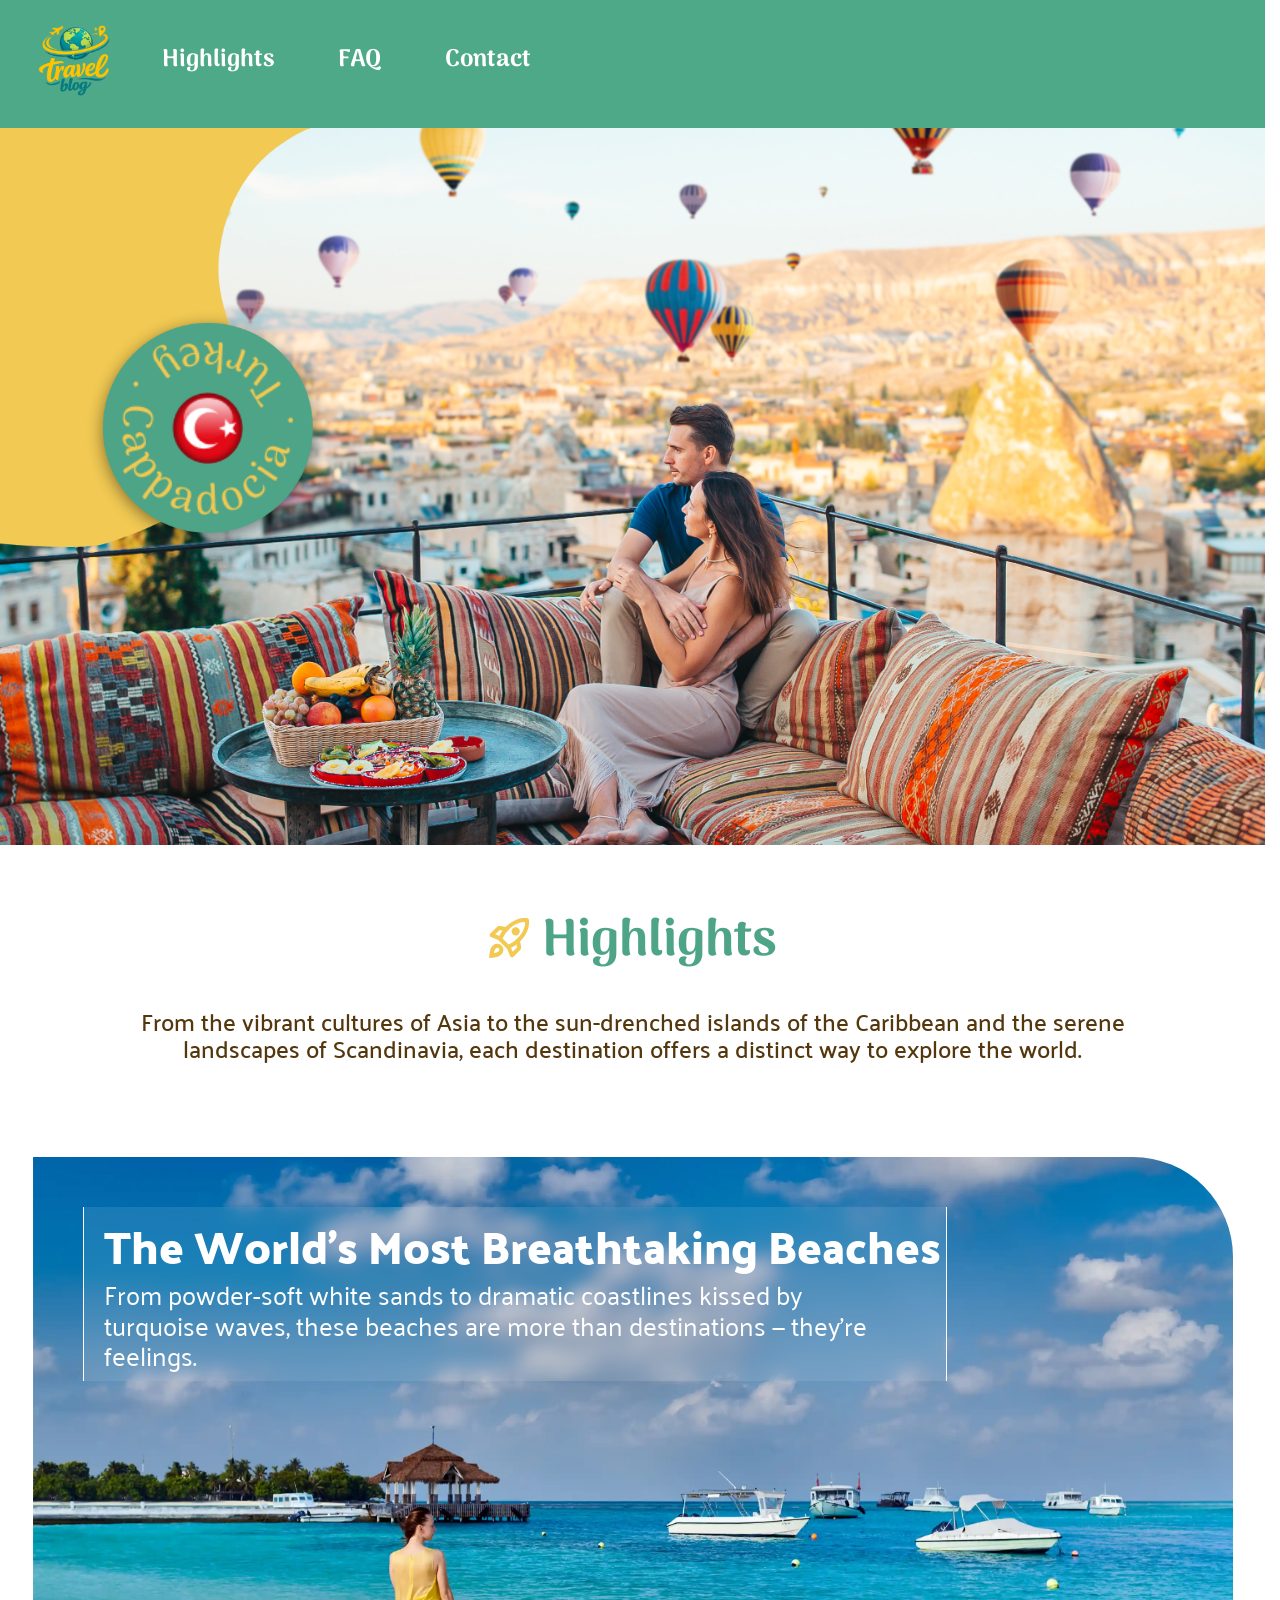
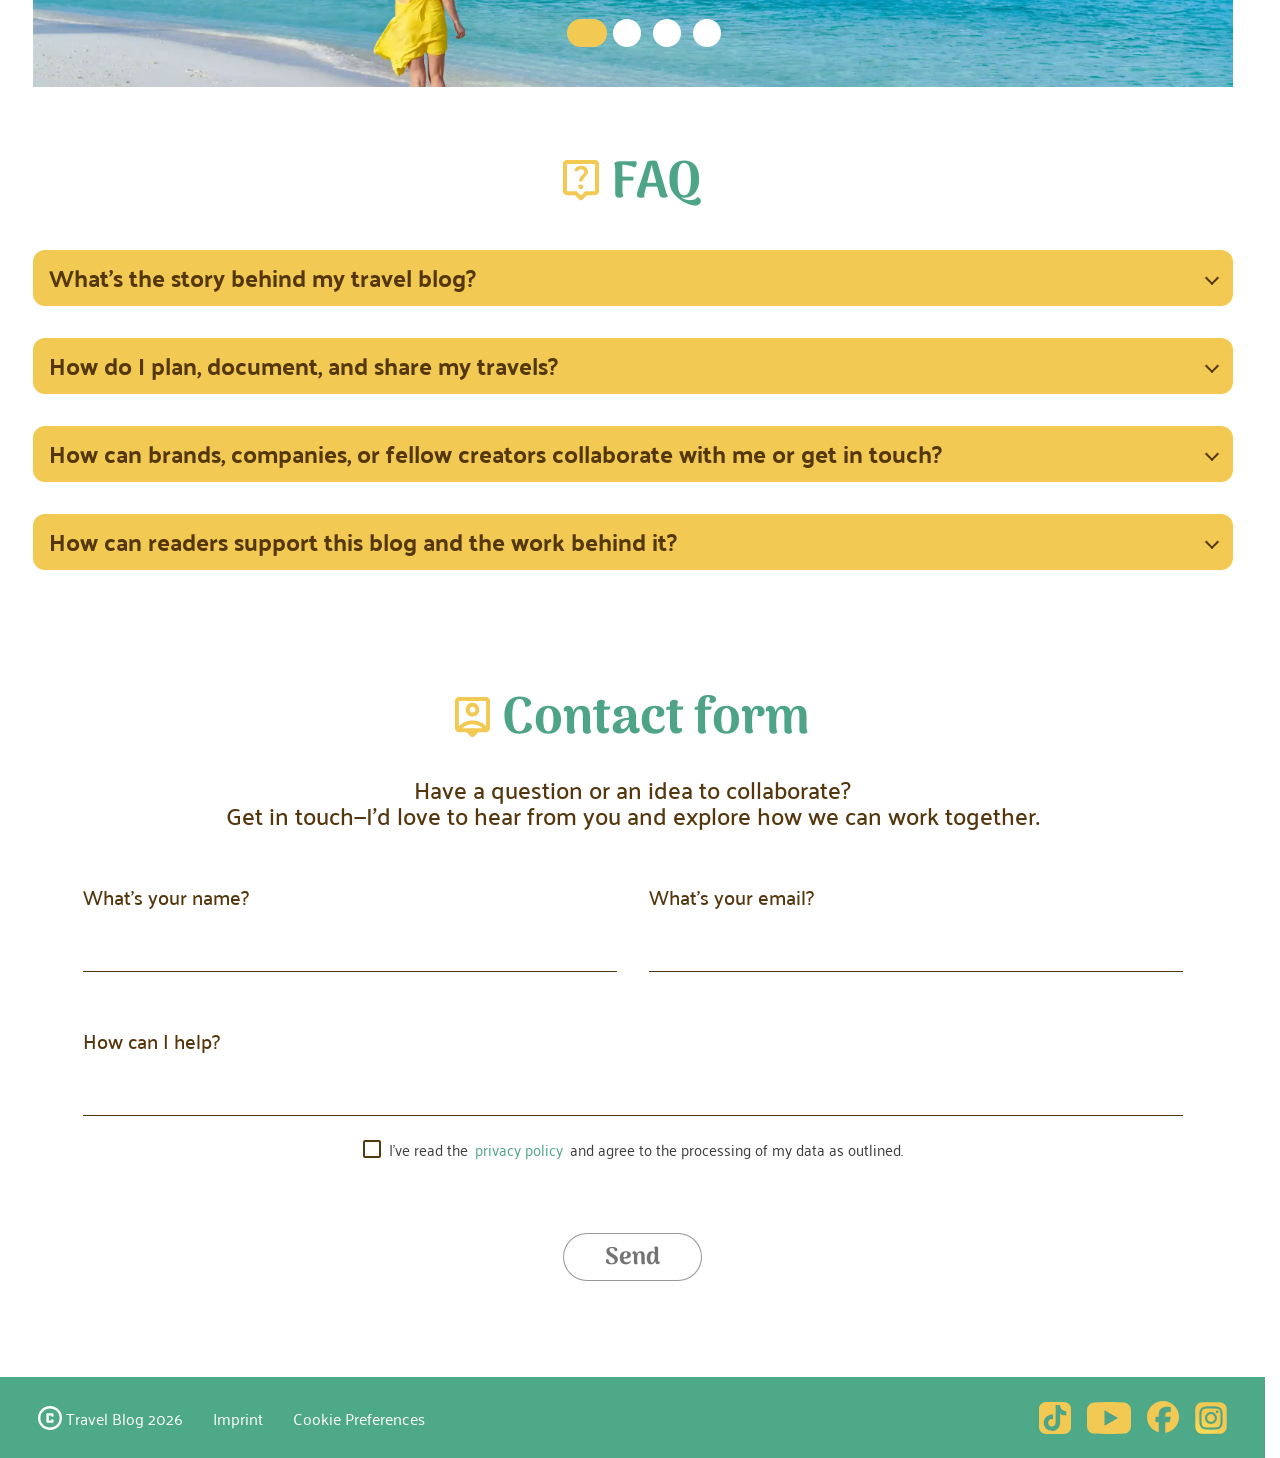
<file: index.html>
<!DOCTYPE html>
<html lang="en">

<head>
  <meta charset="UTF-8">
  <meta name="viewport" content="width=device-width, initial-scale=1.0">
  <title>Travel Blog | Cappadocia, Beaches and City Escapes</title>
  <meta name="description" content="A travel blog about Cappadocia, the world's most breathtaking beaches, three days in Copenhagen and the neon nights of Pattaya.">
  <link rel="icon" type="image/x-icon" href="assets/icons/logo.ico">

  
  <link rel="stylesheet" href="style.css">
  <link rel="stylesheet" href="styles/font.css">
  <link rel="stylesheet" href="header-footer.css">

  <link rel="stylesheet" href="home-faq-contact.css">
  <link rel="stylesheet" href="home-radiosliders.css">
</head>

<body>


  <nav class="navbar">
    <div class="navbar__inner">
      <div class="navbar__logo">
        <a href="index.html">
          <img src="assets/graphics/logo.png" alt="Travel Logo">
        </a>
      </div>
      <nav class="navbar__nav">
        <ul>
          <li class="navbar__nav-item">
            <a href="#highlights">Highlights</a>
            <img src="assets/icons/navbar-underline-highlights.png" alt="" class="navbar__nav-underline">
          </li>
          <li class="navbar__nav-item">
            <a href="#faq">FAQ</a>
            <img src="assets/icons/navbar-underline-faq.png" alt="" class="navbar__nav-underline">
          </li>
          <li class="navbar__nav-item">
            <a href="#contact">Contact</a>
            <img src="assets/icons/navbar-underline-contact.png" alt="" class="navbar__nav-underline">
          </li>
        </ul>
      </nav>
    </div>
  </nav>



  <section class="hero">

    <div class="hero_landing__images">
      <img class="landing-yellow-graphic-1" src="./assets/graphics/landing-yellow-graphic-1.svg" alt="">
      <img src="./assets/graphics/landin-yellow-graphic-2.svg" alt="">
    </div>

    <div class="hero_height">
      <img class="hero__background" src="./assets/images/landing-header-turkey.jpg" alt="">
    </div>

    <div class="hero__graphic-group">
      <picture>
        <source media="(max-width: 1439px)" srcset="./assets/graphics/landig-yellow-graphic-Handy-3.svg">
        <img class="landing-yellow-graphic-3" src="./assets/graphics/landig-yellow-graphic-3.svg" alt="">
      </picture>

      <div class="hero__content">
        <h1 class="einblend-title-hero">Cappadocia</h1>
        <p class="erscheinen-text-hero">From sunrise balloons to <br> hidden cave dwellings,<br> every moment feels
          unreal,<br> in the best way.</p>
      </div>

      <div class="hero__badge">
        <img class="hero__badge-bg" src="./assets/graphics/ellipse-green.svg" alt="">
        <img class="hero__badge-text" src="./assets/graphics/turkey-spinning-text.png" alt="">
        <img class="hero__badge-flag" src="./assets/graphics/turkey-flag.png" alt="">
      </div>
    </div>
  </section>




  <div class="highlights_heading">
    <img class="highlights_icon" src="assets/icons/highlights-yellow.svg" alt="Rocket Icon">

    <h2 class="highlights_title">Highlights</h2>
  </div>
  <div class="highlights_intro">
    <p>
      From the vibrant cultures of Asia to the sun-drenched islands of the Caribbean and the serene<br>
      landscapes of Scandinavia, each destination offers a distinct way to explore the world.
    </p>
  </div>

  <section class="slider_a" id="highlights">

    <input type="radio" id="beach" name="slider" value="one" checked>
    <label for="beach"></label>

    <input type="radio" id="river" name="slider" value="two">
    <label for="river"></label>

    <input type="radio" id="tempel" name="slider" value="three">
    <label for="tempel"></label>

    <input type="radio" id="mounten" name="slider" value="four">
    <label for="mounten"></label>

    <div class="slider_a_wrapper">
    
      <a class="slider_a_element element_one" href="article01-beaches.html">
        <div class="slider_a_element_element_one">
          <h3>
            The World’s Most Breathtaking Beaches
          </h3>
          <p>
            From powder-soft white sands to dramatic
            coastlines kissed by <br> turquoise waves,
            these beaches are more than destinations — they’re <br> feelings.
          </p>
        </div>
      </a>
      <a class="slider_a_element element_two" href="article02-scandinavia.html">
        <div class="slider_a_element_element_two">
          <h3>
            Copenhagen in 3 Days: Big <br> Experiences, Smart Spending
          </h3>
          <p>
            Discover Copenhagen, where historic charm meets modern design,
            vibrant cycling culture and waterfront living.
          </p>
        </div>
      </a>
      <a class="slider_a_element element_three" href="article03-pattaya.html">
        <div class="slider_a_element_element_three">
          <h3>
            Pattaya Pulse: <br> Food, Sun and Neon Nights
          </h3>
          <p>
            From bustling promenades to nearby islands,
            the city offers an <br> energetic and diverse escape.
            Discover Pattaya City, with vibrant <br> nightlife and rich cultural landmarks.
          </p>
        </div>
      </a>
      <div class="slider_a_element element_four">
        <div class="slider_a_element_element_four">
          <h3>
            Mountain Fuji
          </h3>
          <p>
            The most iconic mountain and an active volcano located about 100 kilometers southwest of Tokyo.
            Written with the characters for <br> “wealth” and “samurai,”
            Fuji’s name evokes a sense of strength, <br> honor, and enduring prestige.
          </p>
        </div>
      </div>

    </div>
  </section>




  <section class="faq" id="faq">
    <div class="faq__container">

      <div class="faq__heading">
        <img class="faq__icon" src="assets/icons/faq-yellow.svg" alt="FAQ Icon">

        <h2 class="faq__title">FAQ</h2>
      </div>

      <div class="faq__list">
        <div class="faq__item">
          <input class="faq__toggle" type="checkbox" id="faq-question-1">

          <label class="faq__question" for="faq-question-1">
            <span>What’s the story behind my travel blog?</span>

            <span class="faq__arrow" aria-hidden="true"></span>
          </label>

          <div class="faq__answer">
            <div class="faq__answer-inner">
              <p>
                This blog started from my love of discovering new places and sharing the moments that make each trip special. It’s a collection of personal experiences, practical tips and destinations that are worth remembering.
              </p>
            </div>
          </div>
        </div>



        <div class="faq__item">
          <input class="faq__toggle" type="checkbox" id="faq-question-2">

          <label class="faq__question" for="faq-question-2">
            <span>How do I plan, document, and share my travels?</span>

            <span class="faq__arrow" aria-hidden="true"></span>
          </label>

          <div class="faq__answer">
            <div class="faq__answer-inner">
              <p>
                I usually start with a rough plan and leave enough space for spontaneous discoveries along the way. I document my trips through photos, notes and personal impressions, then turn them into useful and honest travel stories.
              </p>
            </div>
          </div>
        </div>




        <div class="faq__item">
          <input class="faq__toggle" type="checkbox" id="faq-question-3">

          <label class="faq__question" for="faq-question-3">
            <span>How can brands, companies, or fellow creators collaborate with me or get in touch?</span>

            <span class="faq__arrow" aria-hidden="true"></span>
          </label>

          <div class="faq__answer">
            <div class="faq__answer-inner">
              <p>
                I’m open to collaborations that fit the travel, lifestyle and destination focus of this blog. If you have an idea for a project, partnership or creative collaboration, feel free to contact me through the form below.
              </p>
            </div>
          </div>
        </div>




        <div class="faq__item">
          <input class="faq__toggle" type="checkbox" id="faq-question-4">

          <label class="faq__question" for="faq-question-4">
            <span>How can readers support this blog and the work behind it?</span>

            <span class="faq__arrow" aria-hidden="true"></span>
          </label>

          <div class="faq__answer">
            <div class="faq__answer-inner">
              <p>
                The easiest way to support the blog is to read, share and recommend the articles you enjoy. Every visit, comment and shared post helps more people discover the content.
              </p>
            </div>
          </div>
        </div>

      </div>

    </div>
  </section>



  <section class="contact" id="contact">
    <div class="contact__container">

      <div class="contact__heading">
        

        <img class="contact__icon" src="assets/icons/contact-yellow.svg" alt="Contact Form Icon">
        <h2 class="contact__title">Contact form</h2>
      </div>

      <div class="contact__intro">
        <p>
          Have a question or an idea to collaborate?
        </p>
        <p>
          Get in touch—I’d love to hear from you and explore how we can work together.
        </p>
      </div>

      <form class="contact__form">

        <div class="contact__row">

          <div class="contact__field">
            <label class="contact__label" for="contact-name">
              What’s your name?
            </label>

            <input class="contact__input" type="text" id="contact-name" name="name">
          </div>

          <div class="contact__field">
            <label class="contact__label" for="contact-email">
              What’s your email?
            </label>

            <input class="contact__input" type="email" id="contact-email" name="email">
          </div>

        </div>

        <div class="contact__field contact__field--message">
          <label class="contact__label" for="contact-message">
            How can I help?
          </label>

          <textarea class="contact__textarea" id="contact-message" name="message"></textarea>
        </div>

        <div class="contact__privacy">

          <input class="contact__checkbox" type="checkbox" id="contact-privacy" aria-label="Agree to privacy policy">

          <span class="contact__privacy-label">
            I've read the
            <a class="contact__privacy-link" href="#">privacy policy</a>
            and agree to the processing of my data as outlined.
          </span>

        </div>

        <button class="contact__button" type="button">
          Send
        </button>

      </form>
    </div>

  </section>




  <footer class="footer">
    <div class="footer_inner">

      <div class="footer_log">
        <img src="assets/icons/footer-copyright.svg" alt="Copyright" class="footer-logo">
        <span class="footer-title">Travel Blog 2026</span>
        <a class="footer-imprint" href="./imprint.html">Imprint</a>
        <span class="footer-title">Cookie Preferences</span>
      </div>

      <div class="footer_icons">

        <a href="https://www.tiktok.com" target="_blank" rel="noopener noreferrer">
          <img src="assets/icons/footer-tiktok.svg" alt="TikTok">
        </a>
        <a href="https://www.youtube.com" target="_blank" rel="noopener noreferrer">
          <img src="assets/icons/footer-youtube.svg" alt="YouTube">
        </a>
        <a href="https://www.facebook.com" target="_blank" rel="noopener noreferrer">
          <img src="assets/icons/footer-facebook.svg" alt="Facebook">
        </a>
        <a href="https://www.instagram.com" target="_blank" rel="noopener noreferrer">
          <img src="assets/icons/footer-instagram.svg" alt="Instagram">
        </a>

      </div>

    </div>

  </footer>





  <nav class="mobile-nav" aria-label="Mobile Navigation">
    <ul class="mobile-nav__list">
      <li>
        <a class="mobile-nav__link" href="index.html">
          <img class="mobile-nav__icon" src="assets/icons/home-green.svg" alt="Home">
        </a>
      </li>
      <li>
        <a class="mobile-nav__link" href="#highlights">
          <img class="mobile-nav__icon" src="assets/icons/highlights-green.svg" alt="Highlights">
        </a>
      </li>
      <li>
        <a class="mobile-nav__link" href="#faq">
          <img class="mobile-nav__icon" src="assets/icons/faq-green.svg" alt="FAQ">
        </a>
      </li>
      <li>
        <a class="mobile-nav__link" href="#contact">
          <img class="mobile-nav__icon" src="assets/icons/contact-green.svg" alt="Contact">
        </a>
      </li>
    </ul>
  </nav>

</body>

</html>
</file>
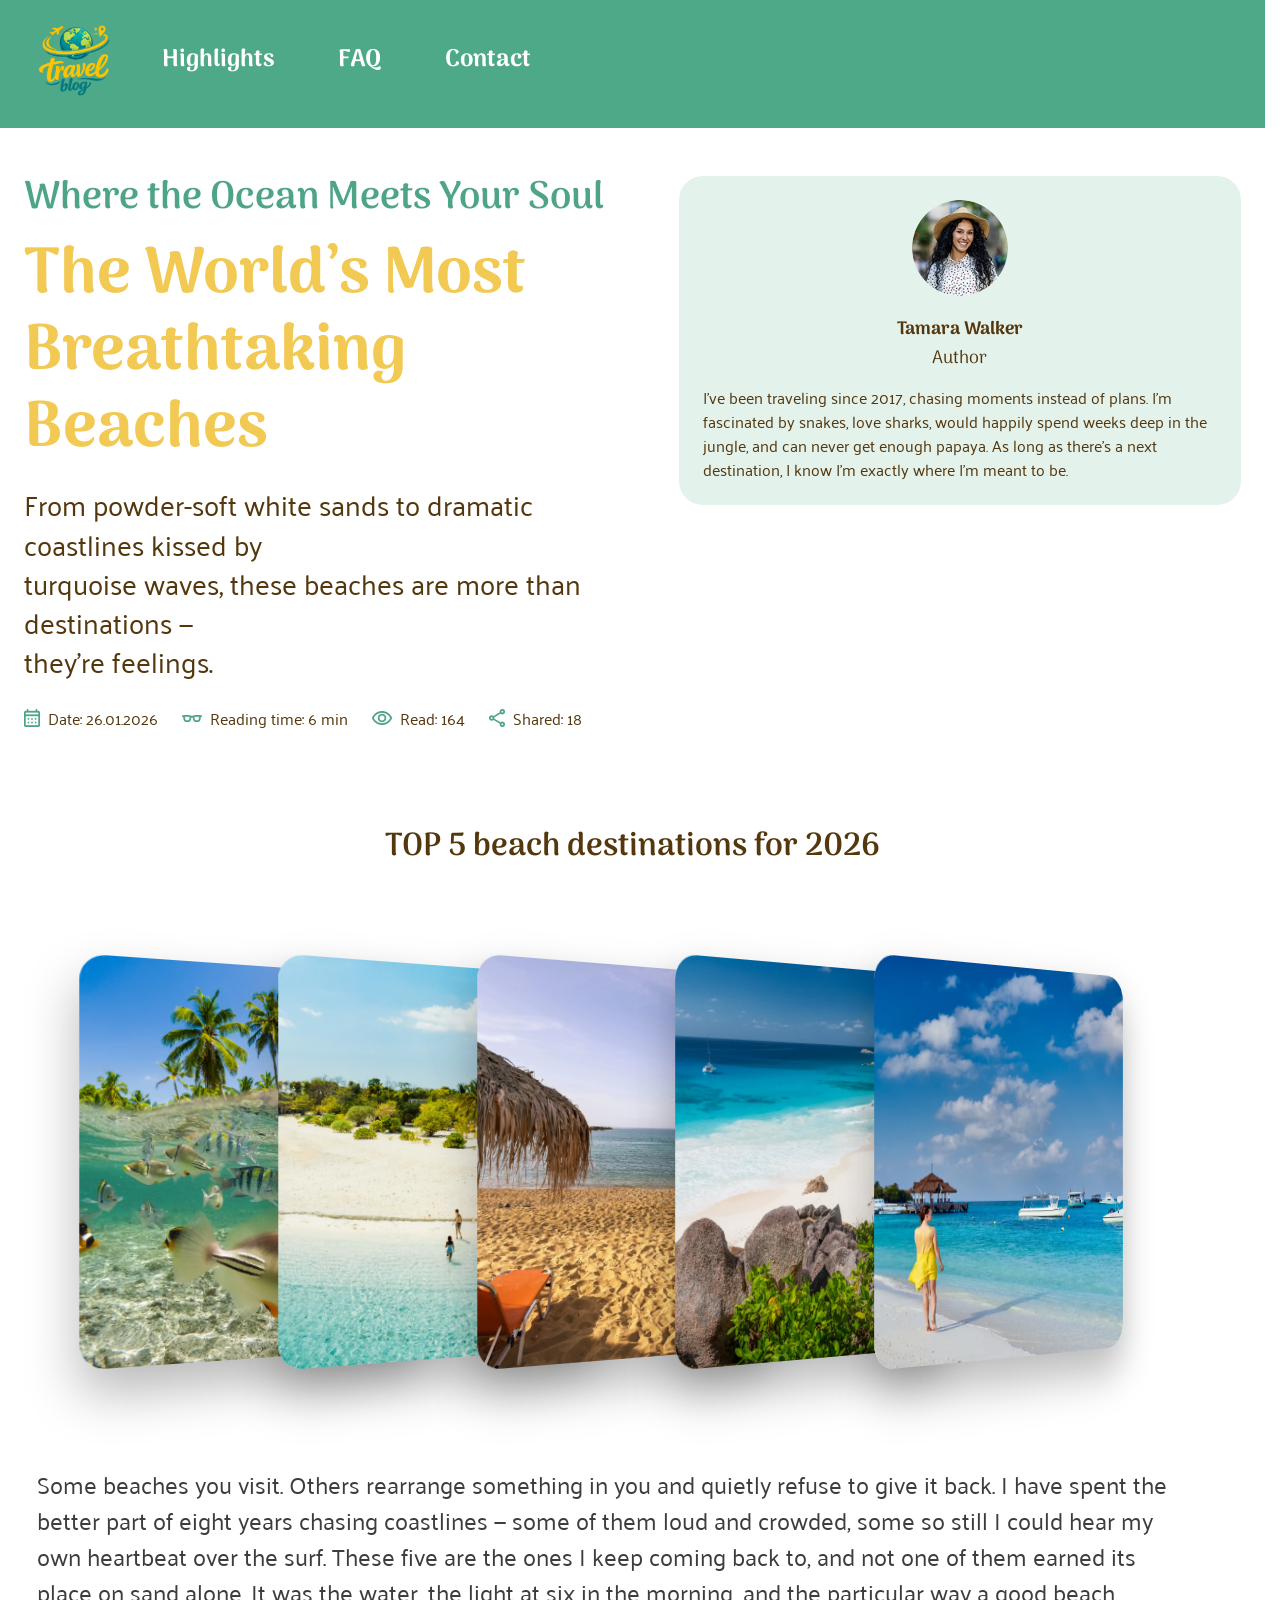
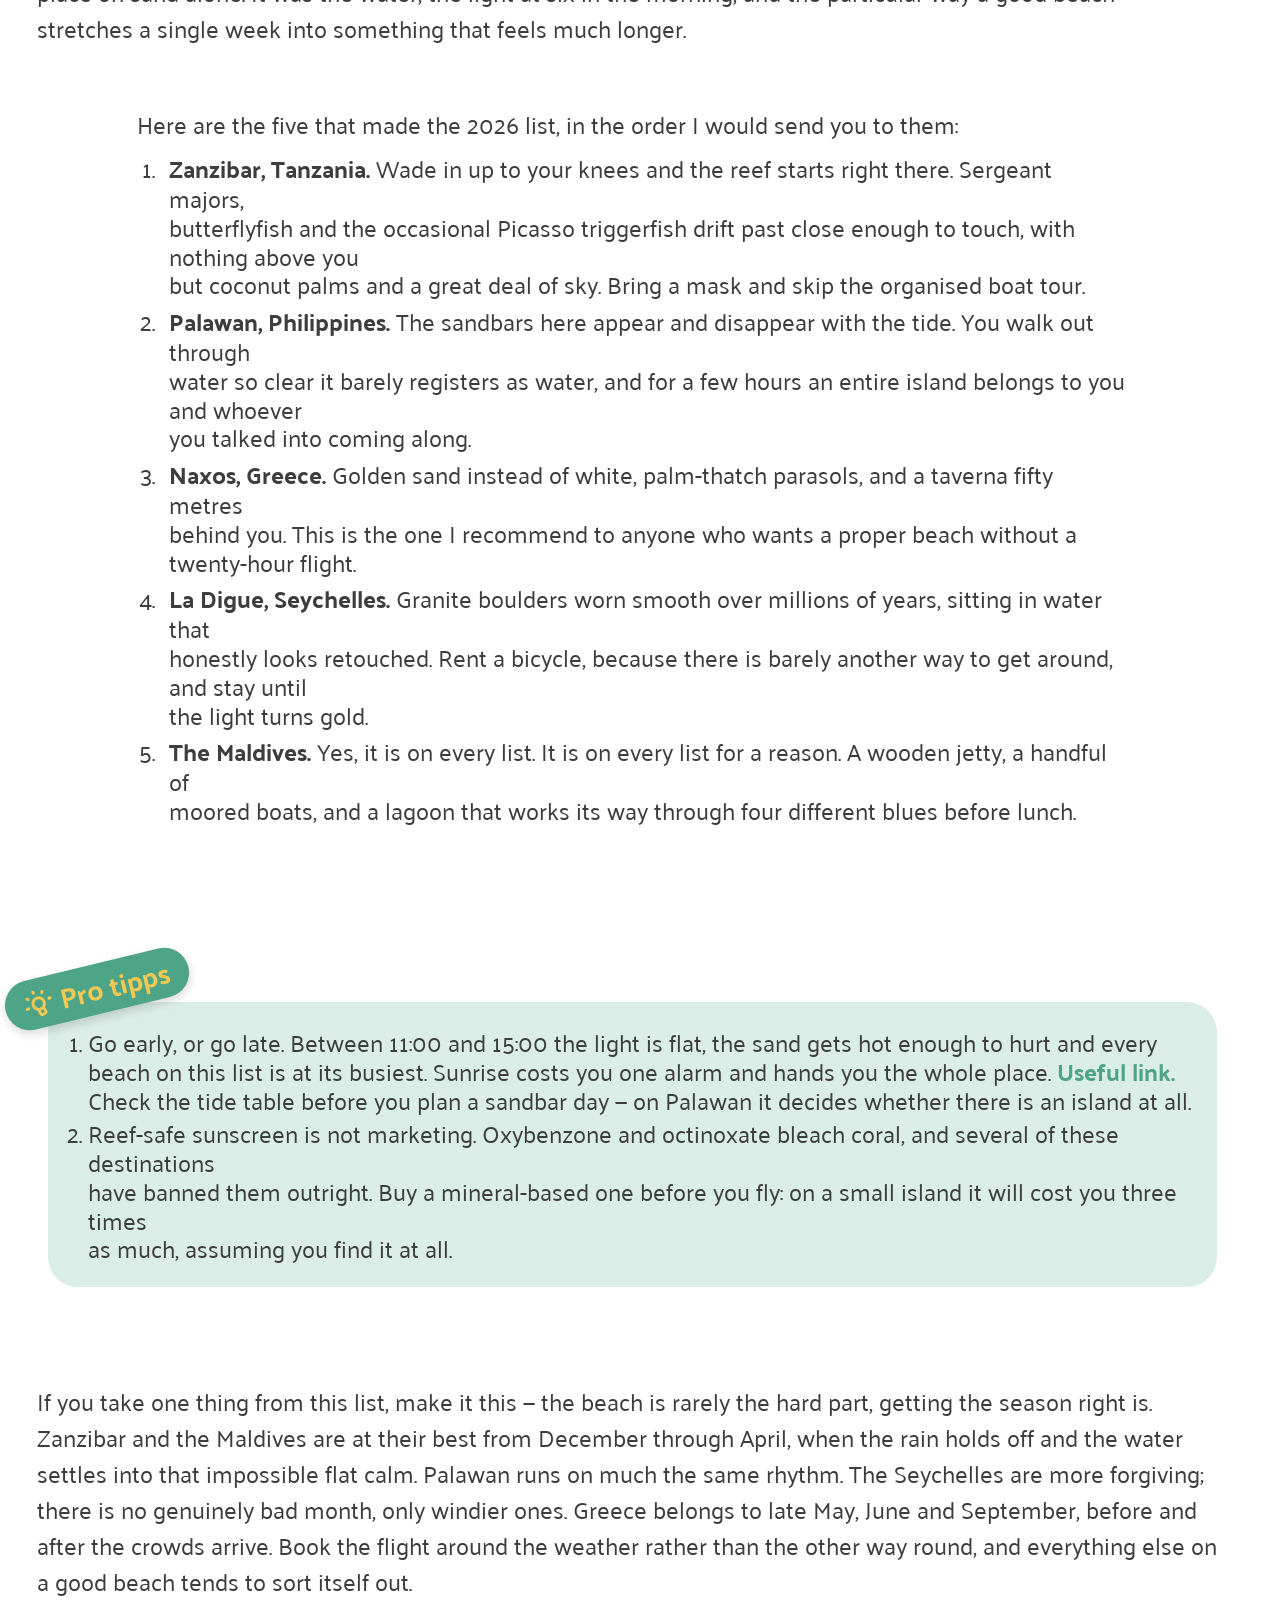
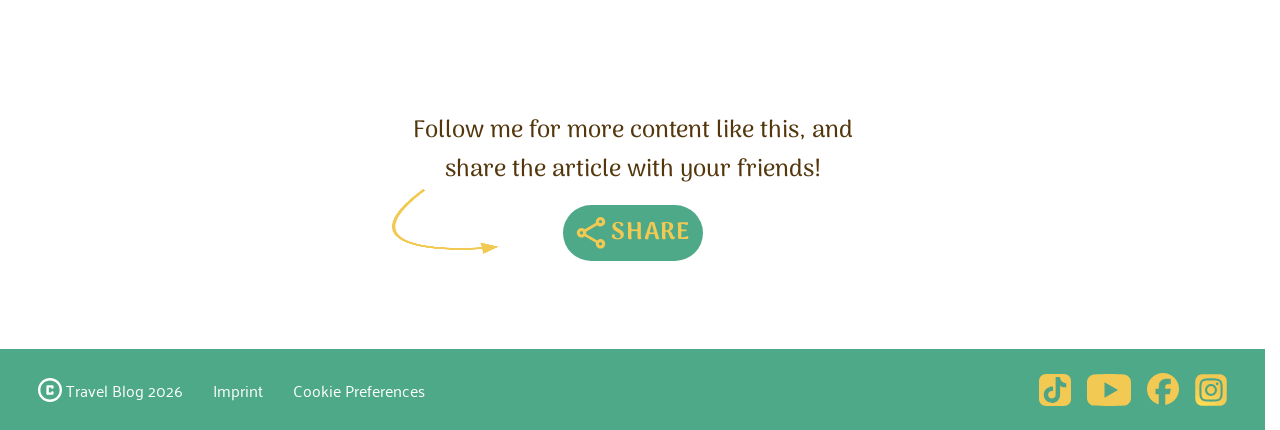
<file: article01-beaches.html>
<!DOCTYPE html>
<html lang="en">
<head>
  <meta charset="UTF-8">
  <meta name="viewport" content="width=device-width, initial-scale=1.0">
  <title>The World's Most Breathtaking Beaches | Travel Blog</title>
  <meta name="description" content="From powder-soft white sands to dramatic coastlines kissed by turquoise waves: the top 5 beach destinations for 2026.">
   
<link rel="icon" type="image/x-icon" href="assets/icons/logo.ico">
  <link rel="stylesheet" href="styles/font.css">
  <link rel="stylesheet" href="style.css">
  <link rel="stylesheet" href="header-footer.css">
  <link rel="stylesheet" href="article01-beaches.css">
    

 

 
 </head>
<body>

  <nav class="navbar">
    <div class="navbar__inner">
      <div class="navbar__logo">
        <a href="index.html">
          <img src="assets/graphics/logo.png" alt="Travel Logo">
        </a>
      </div>
      <nav class="navbar__nav">
        <ul>
          <li class="navbar__nav-item">
            <a href="index.html#highlights">Highlights</a>
            <img src="assets/icons/navbar-underline-highlights.png" alt="" class="navbar__nav-underline">
          </li>
          <li class="navbar__nav-item">
            <a href="index.html#faq">FAQ</a>
            <img src="assets/icons/navbar-underline-faq.png" alt="" class="navbar__nav-underline">
          </li>
          <li class="navbar__nav-item">
            <a href="index.html#contact">Contact</a>
            <img src="assets/icons/navbar-underline-contact.png" alt="" class="navbar__nav-underline">
          </li>
        </ul>
      </nav>
    </div>
  </nav>


<header class="article-header">
  <div class="article-header__content">
    <h2 class="article-header__eyebrow">
      Where the Ocean Meets Your Soul 
    </h2>
    <h1 class="article-header__title">
    The World’s Most Breathtaking <br>Beaches
    </h1>
    <p class="article-header__description">From powder-soft white sands to dramatic coastlines kissed by <br> turquoise waves, these beaches are more than destinations — <br>they’re feelings.    </p>
    <ul class="article-header__meta">
      <li class="article-header__meta-item">
        <img src="./assets/icons/calender-green.svg" alt="">
        <span>Date: 26.01.2026</span>
      </li>
      <li class="article-header__meta-item">
        <img src="./assets/icons/eyeglasses-green.svg" alt="">
        <span>Reading time: 6 min</span>
      </li>
      <li class="article-header__meta-item">
        <img src="./assets/icons/visitbility-green.svg" alt="">
        <span>Read: 164</span>
      </li>
      <li class="article-header__meta-item">
        <img src="./assets/icons/share-green.svg" alt="">
        <span>Shared: 18</span>
      </li>
    </ul>
  </div>
  <aside class="article-header__author">
    <img class="article-header__author-photo" src="./assets/images/author-woman.png" alt="Autorin">
    <p class="article-header__author-name">Tamara Walker</p>
    <p class="article-header__author-role">Author</p>
    <p class="article-header__author-bio">
      I’ve been traveling since 2017, chasing moments instead of plans. 
I’m fascinated by snakes, love sharks, would happily spend weeks deep in the jungle, and can never get enough papaya. As long as there’s a next destination, I know I’m exactly where I’m meant to be.
    </p>
  </aside>
</header>

  <main>
    <section class="beach-carousel">
      <div class="beach-carousel__container">
        <h2 class="beach-carousel__title">TOP 5 beach destinations for 2026</h2>
        <div class="beach-carousel__track">
          <figure class="beach-carousel__card" id="beach-card-1">
            <img class="beach-carousel__image" src="assets/images/carousel02-beach1.png" alt="Snorkeling scene with tropical fish and palm trees">
          </figure>
          <figure class="beach-carousel__card" id="beach-card-2">
            <img class="beach-carousel__image" src="assets/images/carousel02-beach2.png" alt="Couple walking on a white sandbar surrounded by turquoise water">
          </figure>
          <figure class="beach-carousel__card" id="beach-card-3">
            <img class="beach-carousel__image" src="assets/images/carousel02-beach3.png" alt="Straw beach umbrellas and loungers facing the sea">
          </figure>
          <figure class="beach-carousel__card" id="beach-card-4">
            <img class="beach-carousel__image" src="assets/images/carousel02-beach4.png" alt="Aerial view of a rocky tropical beach with turquoise water">
          </figure>
          <figure class="beach-carousel__card" id="beach-card-5">
            <img class="beach-carousel__image" src="assets/images/carousel01-02-beach5.png" alt="Woman in a yellow dress walking along the beach with boats in the background">
          </figure>
        </div>

        <div class="beach-carousel__dots">
          <a href="#beach-card-1" aria-label="Bild 1"></a>
          <a href="#beach-card-2" aria-label="Bild 2"></a>
          <a href="#beach-card-3" aria-label="Bild 3"></a>
          <a href="#beach-card-4" aria-label="Bild 4"></a>
          <a href="#beach-card-5" aria-label="Bild 5"></a>
        </div>
      </div>
    </section>
  </main>

<span class="beach-carousel_text">
Some beaches you visit. Others rearrange something in you and quietly refuse to give it back. I have spent the <br>
better part of eight years chasing coastlines — some of them loud and crowded, some so still I could hear my <br>
own heartbeat over the surf. These five are the ones I keep coming back to, and not one of them earned its <br>
place on sand alone. It was the water, the light at six in the morning, and the particular way a good beach <br>
stretches a single week into something that feels much longer.
</span>



  <div class="beach_list">
   <p>Here are the five that made the 2026 list, in the order I would send you to them:</p>
<ol>
  <li><strong>Zanzibar, Tanzania.</strong> Wade in up to your knees and the reef starts right there. Sergeant majors, <br> butterflyfish and the occasional Picasso triggerfish drift past close enough to touch, with nothing above you <br> but coconut palms and a great deal of sky. Bring a mask and skip the organised boat tour.</li>
<li><strong>Palawan, Philippines.</strong> The sandbars here appear and disappear with the tide. You walk out through <br> water so clear it barely registers as water, and for a few hours an entire island belongs to you and whoever <br> you talked into coming along.</li>
<li><strong>Naxos, Greece.</strong> Golden sand instead of white, palm-thatch parasols, and a taverna fifty metres <br> behind you. This is the one I recommend to anyone who wants a proper beach without a twenty-hour flight.</li>
<li><strong>La Digue, Seychelles.</strong> Granite boulders worn smooth over millions of years, sitting in water that <br> honestly looks retouched. Rent a bicycle, because there is barely another way to get around, and stay until <br> the light turns gold.</li>
<li><strong>The Maldives.</strong> Yes, it is on every list. It is on every list for a reason. A wooden jetty, a handful of <br> moored boats, and a lagoon that works its way through four different blues before lunch.</li>
</ol>
</div>


  <section class="pro-tip">
    <div class="pro-tip__box">
      <span class="pro-tip__badge">
        <img class="pro-tip__badge-icon" src="assets/icons/protipps-lamp.svg" alt="">
        Pro tipps
      </span>

      <ol class="pro-tip__list">
        <li>Go early, or go late. Between 11:00 and 15:00 the light is flat, the sand gets hot enough to hurt and every beach on this list is at its busiest. Sunrise costs you one alarm and hands you the whole place. <strong class="pro-tip__link">Useful link.</strong> Check the tide table before you plan a sandbar day — on Palawan it decides whether there is an island at all.</li>
        <li>Reef-safe sunscreen is not marketing. Oxybenzone and octinoxate bleach coral, and several of these destinations <br>have banned them outright. Buy a mineral-based one before you fly: on a small island it will cost you three times<br> as much, assuming you find it at all.</li>
      </ol>
    </div>
  </section>



  <span class="beach-carousel_text">
If you take one thing from this list, make it this — the beach is rarely the hard part, getting the season right is. Zanzibar and the Maldives are at their best from December through April, when the rain holds off and the water settles into that impossible flat calm. Palawan runs on much the same rhythm.
The Seychelles are more forgiving; there is no genuinely bad month, only windier ones. Greece belongs to late May, June and September, before and after the crowds arrive. Book the flight around the weather rather than the other way round, and everything else on a good beach tends to sort itself out.
  </span>
<section class="share">
<p class="share_text">Follow me for more content like this, and<br>share the article with your friends!</p>

<div class="share_button">
<picture>
<source media="(max-width: 480px)" srcset="./assets/icons/mobile-shareline.svg">
<img class="share_pfeil" src="./assets/icons/mobile-shareline.png" alt="">
</picture>
<input type="checkbox" id="share-toggle" class="share_toggle_input">
<label for="share-toggle" class="share_btn"><img class="share_icon" src="assets/icons/share-yellow.svg" alt="" class="share-icon">SHARE</label>

<div class="share_reveal">
<img class="share_reveal_icon" src="assets/icons/share-green.svg" alt="">
<div class="share_links">
<a href="#" class="share_link">LinkedIn</a>
<a href="#" class="share_link">WhatsApp</a>
</div>
</div>
</div>

</section>


<footer class="footer">
<div class="footer_inner">

<div class="footer_log">
        <img src="assets/icons/footer-copyright.svg" alt="Copyright" class="footer-logo">
      <span class="footer-title">Travel Blog 2026</span>
      <a class="footer-imprint" href="./imprint.html">Imprint</a>
      <span class="footer-title">Cookie Preferences</span>
    </div>

<div class="footer_icons">

<a href="https://www.tiktok.com" target="_blank" rel="noopener noreferrer">
  <img src="assets/icons/footer-tiktok.svg" alt="TikTok">
</a>
<a href="https://www.youtube.com" target="_blank" rel="noopener noreferrer">
  <img src="assets/icons/footer-youtube.svg" alt="YouTube">
</a>
<a href="https://www.facebook.com" target="_blank" rel="noopener noreferrer">
  <img src="assets/icons/footer-facebook.svg" alt="Facebook">
</a>
<a href="https://www.instagram.com" target="_blank" rel="noopener noreferrer">
  <img src="assets/icons/footer-instagram.svg" alt="Instagram">
</a>

</div>

</div>

</footer>





  <nav class="mobile-nav" aria-label="Mobile Navigation">
    <ul class="mobile-nav__list">
      <li>
        <a class="mobile-nav__link" href="index.html">
          <img class="mobile-nav__icon" src="assets/icons/home-green.svg" alt="Home">
        </a>
      </li>
      <li>
        <a class="mobile-nav__link" href="index.html#highlights">
          <img class="mobile-nav__icon" src="assets/icons/highlights-green.svg" alt="Highlights">
        </a>
      </li>
      <li>
        <a class="mobile-nav__link" href="index.html#faq">
          <img class="mobile-nav__icon" src="assets/icons/faq-green.svg" alt="FAQ">
        </a>
      </li>
      <li>
        <a class="mobile-nav__link" href="index.html#contact">
          <img class="mobile-nav__icon" src="assets/icons/contact-green.svg" alt="Contact">
        </a>
      </li>
    </ul>
  </nav>

</body>
</html>
</file>
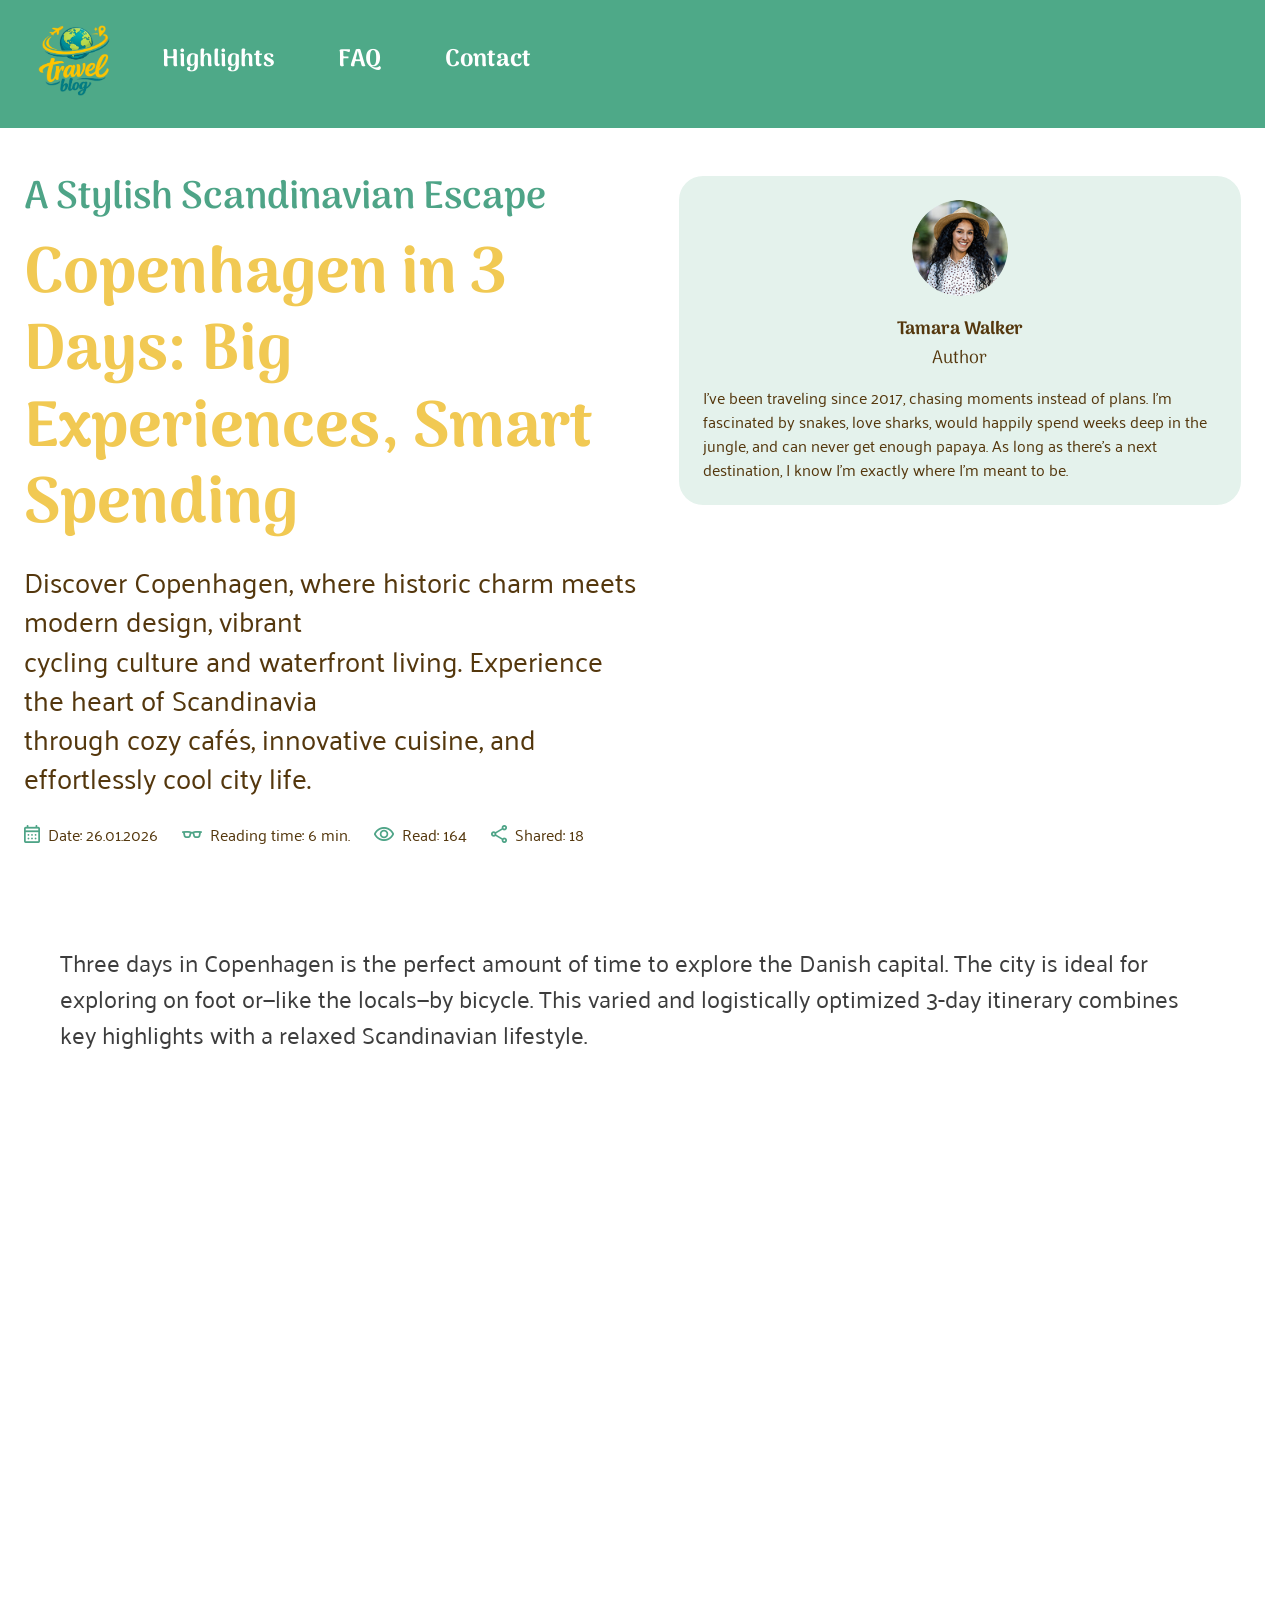
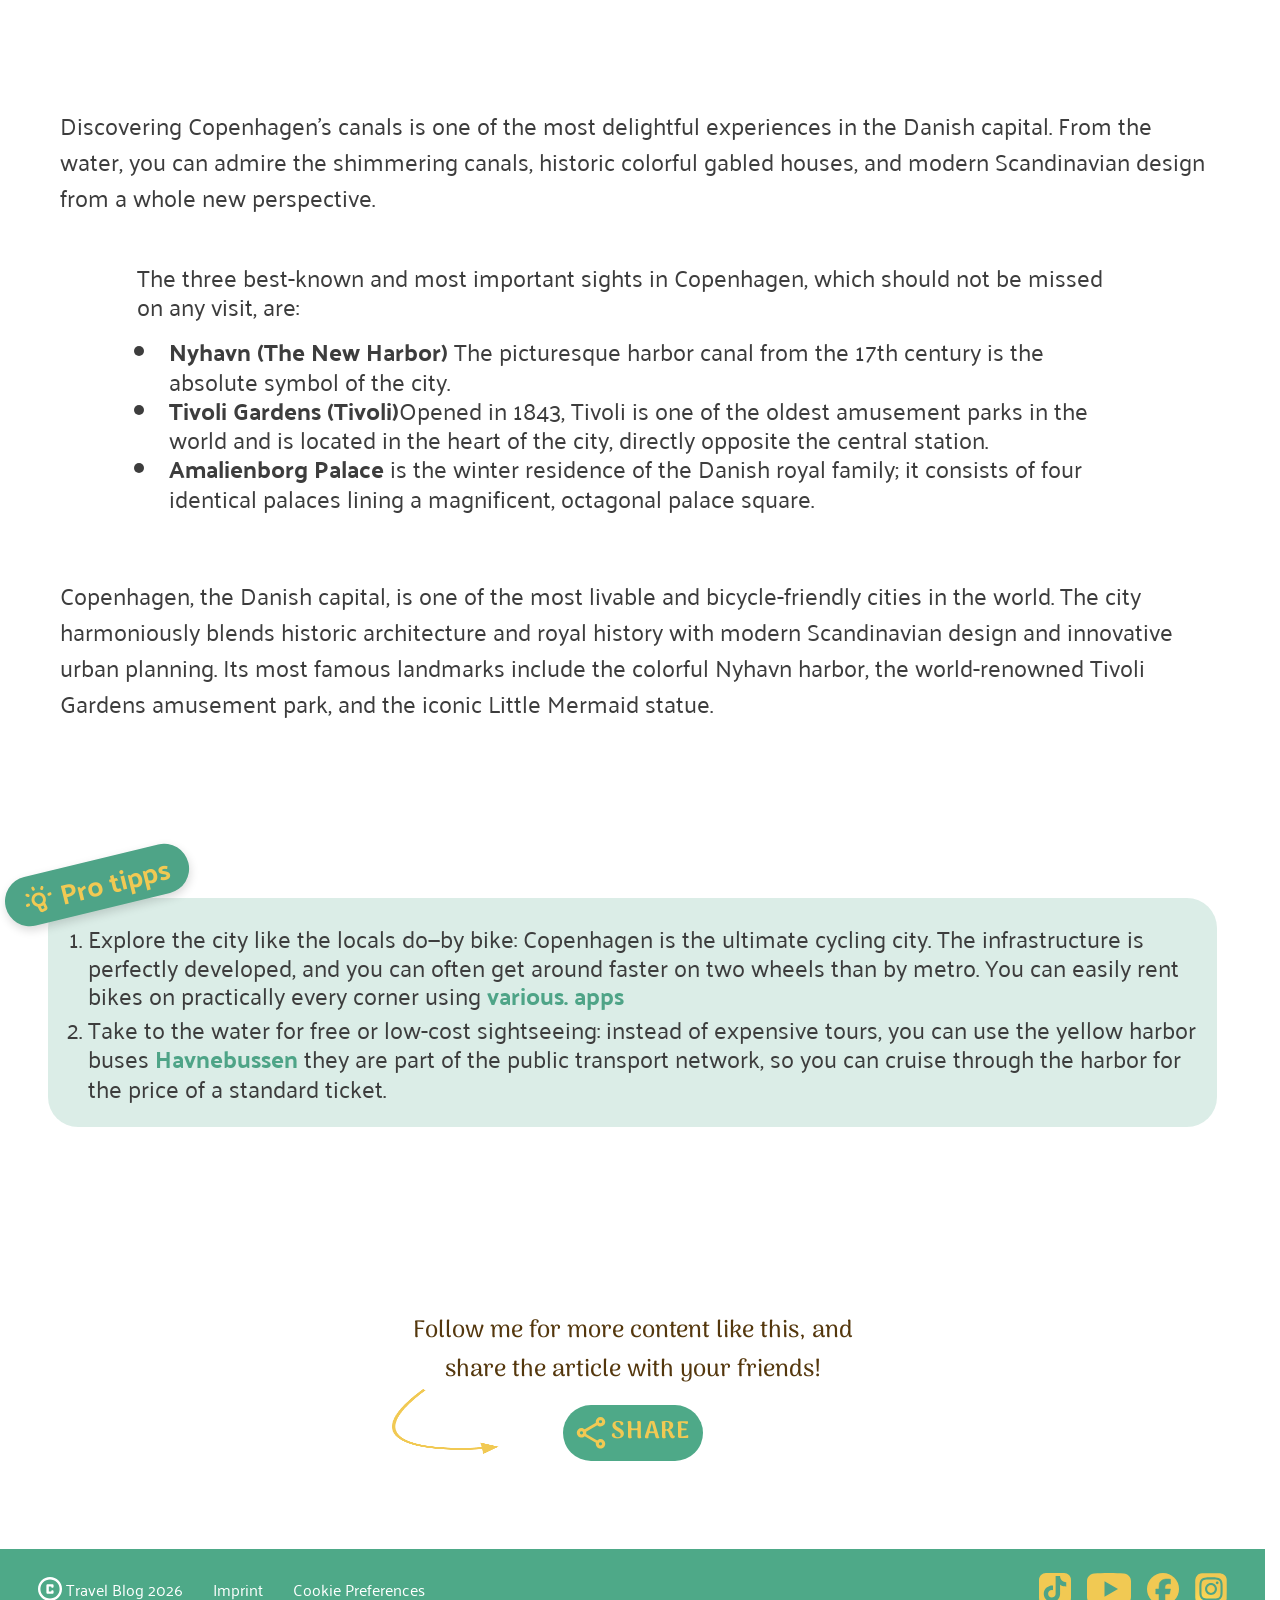
<file: article02-scandinavia.html>
<!DOCTYPE html>
<html lang="en">

<head>
  <meta charset="UTF-8">
  <meta name="viewport" content="width=device-width, initial-scale=1.0">
  <title>Copenhagen in 3 Days | Travel Blog</title>
  <meta name="description"
    content="Three days in Copenhagen: historic charm, modern design, cycling culture and waterfront living, without overspending.">
  <link rel="icon" type="image/x-icon" href="assets/icons/logo.ico">

  <link rel="stylesheet" href="styles/font.css">

  <link rel="stylesheet" href="style.css">

  <link rel="stylesheet" href="header-footer.css">


  <link rel="stylesheet" href="article02-scandinavia.css">
</head>

<body>

  <nav class="navbar">
    <div class="navbar__inner">
      <div class="navbar__logo">
        <a href="index.html">
          <img src="assets/graphics/logo.png" alt="Travel Logo">
        </a>
      </div>
      <nav class="navbar__nav">
        <ul>
          <li class="navbar__nav-item">
            <a href="index.html#highlights">Highlights</a>
            <img src="assets/icons/navbar-underline-highlights.png" alt="" class="navbar__nav-underline">
          </li>
          <li class="navbar__nav-item">
            <a href="index.html#faq">FAQ</a>
            <img src="assets/icons/navbar-underline-faq.png" alt="" class="navbar__nav-underline">
          </li>
          <li class="navbar__nav-item">
            <a href="index.html#contact">Contact</a>
            <img src="assets/icons/navbar-underline-contact.png" alt="" class="navbar__nav-underline">
          </li>
        </ul>
      </nav>
    </div>
  </nav>


  <header class="article-header">
    <div class="article-header__content">
      <h2 class="article-header__eyebrow">
        A Stylish Scandinavian Escape
      </h2>
      <h1 class="article-header__title">
        Copenhagen in 3 Days: Big <br> Experiences, Smart Spending
      </h1>
      <p class="article-header__description">
        Discover Copenhagen, where historic charm meets modern design, vibrant <br>
        cycling culture and waterfront living. Experience the heart of Scandinavia <br>
        through cozy cafés, innovative cuisine, and effortlessly cool city life.
      </p>
      <ul class="article-header__meta">
        <li class="article-header__meta-item">
          <img src="./assets/icons/calender-green.svg" alt="">
          <span>Date: 26.01.2026</span>
        </li>
        <li class="article-header__meta-item">
          <img src="./assets/icons/eyeglasses-green.svg" alt="">
          <span>Reading time: 6 min.</span>
        </li>
        <li class="article-header__meta-item">
          <img src="./assets/icons/visitbility-green.svg" alt="">
          <span>Read: 164</span>
        </li>
        <li class="article-header__meta-item">
          <img src="./assets/icons/share-green.svg" alt="">
          <span>Shared: 18</span>
        </li>
      </ul>
    </div>
    <aside class="article-header__author">
      <img class="article-header__author-photo" src="./assets/images/author-woman.png" alt="Autorin">
      <p class="article-header__author-name">Tamara Walker</p>
      <p class="article-header__author-role">Author</p>
      <p class="article-header__author-bio">
        I’ve been traveling since 2017, chasing moments instead of plans.
        I’m fascinated by snakes, love sharks, would happily spend weeks deep in the jungle, and can never get enough
        papaya. As long as there’s a next destination, I know I’m exactly where I’m meant to be.
      </p>
    </aside>
  </header>
  <main>

    <section class="scandinavia">
      <div class="scandinavia_main_container">
        <div class="scandinavia-video_attrape__intro">
          <p>
            Three days in Copenhagen is the perfect amount of time to explore the Danish capital.
            The city is ideal for exploring on foot or—like the locals—by bicycle.
            This varied and logistically optimized 3-day itinerary combines key highlights with a relaxed Scandinavian
            lifestyle.
          </p>
        </div>
        <section class="scandinavia_video_attrappe">

          <figure class="scandinavia_video_attrappe_container">

            <iframe width="930" height="520"class="scandinavia_video_attrappe__image" src="https://www.youtube.com/embed/gH7vL-N7gU0"
              title="Die Top 10 Kopenhagen Sehenswürdigkeiten 2026 für deinen Dänemark Urlaub" frameborder="0"
              allow="accelerometer; autoplay; clipboard-write; encrypted-media; gyroscope; picture-in-picture; web-share"
              referrerpolicy="strict-origin-when-cross-origin" ></iframe>
            </iframe>
          </figure>
        </section>

        <div class="scandinavia-video_attrape__description">
          <p>
            Discovering Copenhagen’s canals is one of the most delightful experiences in the Danish capital.
            From the water, you can admire the shimmering canals, historic colorful gabled houses,
            and modern Scandinavian design from a whole new perspective.
        </div>

        <div class="viedeo_unorded_list">
          <p>The three best-known and most important sights in Copenhagen, which should not be missed on any visit, are:
          </p>
          <ul>
            <li>
              <strong>Nyhavn (The New Harbor)</strong> The picturesque harbor canal from the 17th century is the
              absolute symbol of the city.
            </li>
            <li>
              <strong>Tivoli Gardens (Tivoli)</strong>Opened in 1843,
              Tivoli is one of the oldest amusement parks in the world and is located in the heart of the city,
              directly opposite the central station.

            </li>
            <li>
              <strong>Amalienborg Palace</strong> is the winter residence of the Danish royal family;
              it consists of four identical palaces lining a magnificent, octagonal palace square.
            </li>
          </ul>
        </div>

        <div class="scandinavian__last_discription">
          <p>
            Copenhagen, the Danish capital, is one of the most livable and bicycle-friendly cities in the world.
            The city harmoniously blends historic architecture and royal history with modern Scandinavian design and
            innovative urban planning.
            Its most famous landmarks include the colorful Nyhavn harbor, the world-renowned Tivoli Gardens amusement
            park,
            and the iconic Little Mermaid statue.
          </p>
        </div>
      </div>
    </section>


    <section class="pro-tip">
      <div class="pro-tip__box">
        <span class="pro-tip__badge">
          <img class="pro-tip__badge-icon" src="assets/icons/protipps-lamp.svg" alt="">
          Pro tipps
        </span>

        <ol class="pro-tip__list">
          <li>Explore the city like the locals do—by bike: Copenhagen is the ultimate cycling city.
            The infrastructure is perfectly developed, and you can often get around faster on two wheels than by metro.
            You can easily rent bikes on practically every corner using <strong class="pro-tip__link">various.
              apps</strong> </li>
          <li>Take to the water for free or low-cost sightseeing: instead of expensive tours,
            you can use the yellow harbor buses <strong class="pro-tip__link">Havnebussen</strong> they are part of the
            public transport network,
            so you can cruise through the harbor for the price of a standard ticket.
          </li>
        </ol>
      </div>
    </section>



  </main>

  <section class="share">
    <p class="share_text">Follow me for more content like this, and<br>share the article with your friends!</p>

    <div class="share_button">
      <picture>
        <source media="(max-width: 480px)" srcset="./assets/icons/mobile-shareline.svg">
        <img class="share_pfeil" src="./assets/icons/mobile-shareline.png" alt="">
      </picture>
      <input type="checkbox" id="share-toggle" class="share_toggle_input">
      <label for="share-toggle" class="share_btn"><img class="share_icon" src="assets/icons/share-yellow.svg" alt=""
          class="share-icon">SHARE</label>

      <div class="share_reveal">
        <img class="share_reveal_icon" src="assets/icons/share-green.svg" alt="">
        <div class="share_links">
          <a href="#" class="share_link">LinkedIn</a>
          <a href="#" class="share_link">WhatsApp</a>
        </div>
      </div>
    </div>

  </section>


  <footer class="footer">
    <div class="footer_inner">

      <div class="footer_log">
        <img src="assets/icons/footer-copyright.svg" alt="Copyright" class="footer-logo">
        <span class="footer-title">Travel Blog 2026</span>
        <a class="footer-imprint" href="./imprint.html">Imprint</a>
        <span class="footer-title">Cookie Preferences</span>
      </div>

      <div class="footer_icons">

        <a href="https://www.tiktok.com" target="_blank" rel="noopener noreferrer">
          <img src="assets/icons/footer-tiktok.svg" alt="TikTok">
        </a>
        <a href="https://www.youtube.com" target="_blank" rel="noopener noreferrer">
          <img src="assets/icons/footer-youtube.svg" alt="YouTube">
        </a>
        <a href="https://www.facebook.com" target="_blank" rel="noopener noreferrer">
          <img src="assets/icons/footer-facebook.svg" alt="Facebook">
        </a>
        <a href="https://www.instagram.com" target="_blank" rel="noopener noreferrer">
          <img src="assets/icons/footer-instagram.svg" alt="Instagram">
        </a>

      </div>

    </div>

  </footer>





  <nav class="mobile-nav" aria-label="Mobile Navigation">
    <ul class="mobile-nav__list">
      <li>
        <a class="mobile-nav__link" href="index.html">
          <img class="mobile-nav__icon" src="assets/icons/home-green.svg" alt="Home">
        </a>
      </li>
      <li>
        <a class="mobile-nav__link" href="index.html#highlights">
          <img class="mobile-nav__icon" src="assets/icons/highlights-green.svg" alt="Highlights">
        </a>
      </li>
      <li>
        <a class="mobile-nav__link" href="index.html#faq">
          <img class="mobile-nav__icon" src="assets/icons/faq-green.svg" alt="FAQ">
        </a>
      </li>
      <li>
        <a class="mobile-nav__link" href="index.html#contact">
          <img class="mobile-nav__icon" src="assets/icons/contact-green.svg" alt="Contact">
        </a>
      </li>
    </ul>
  </nav>

</body>

</html>
</file>
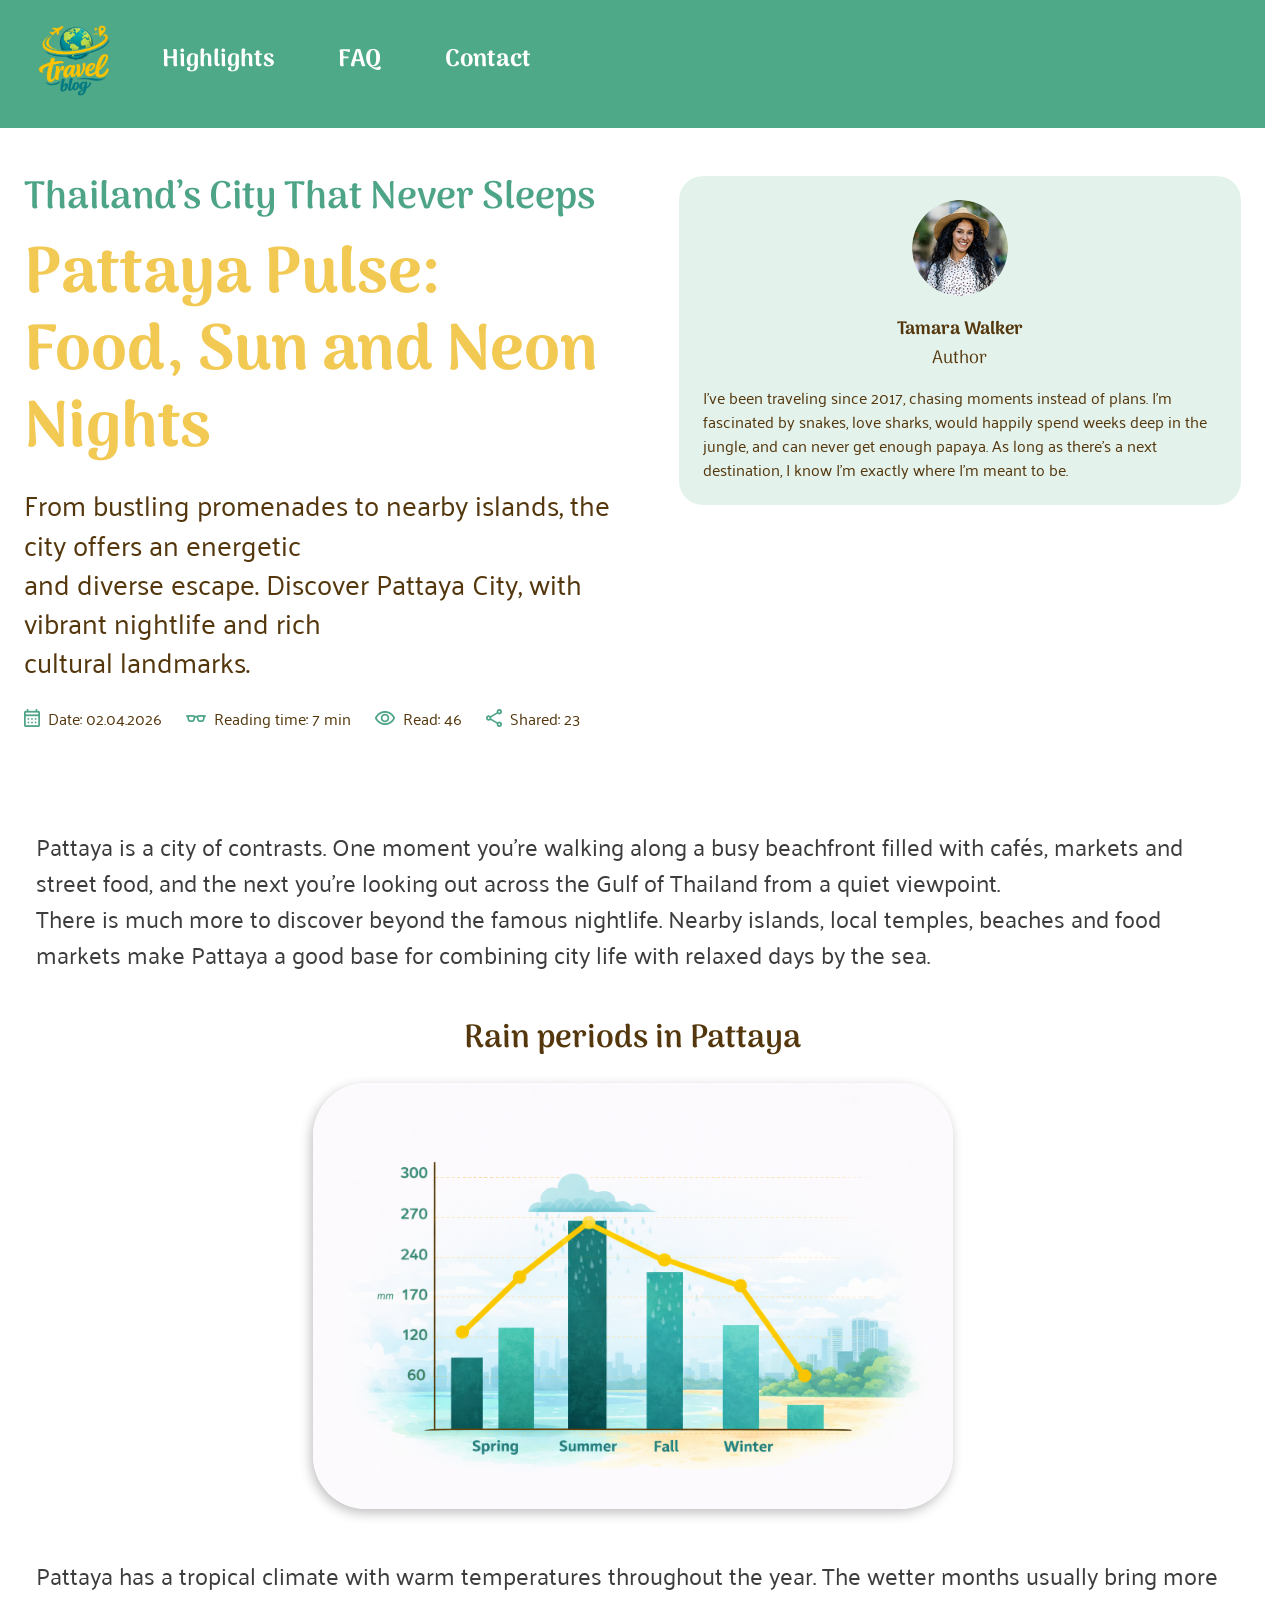
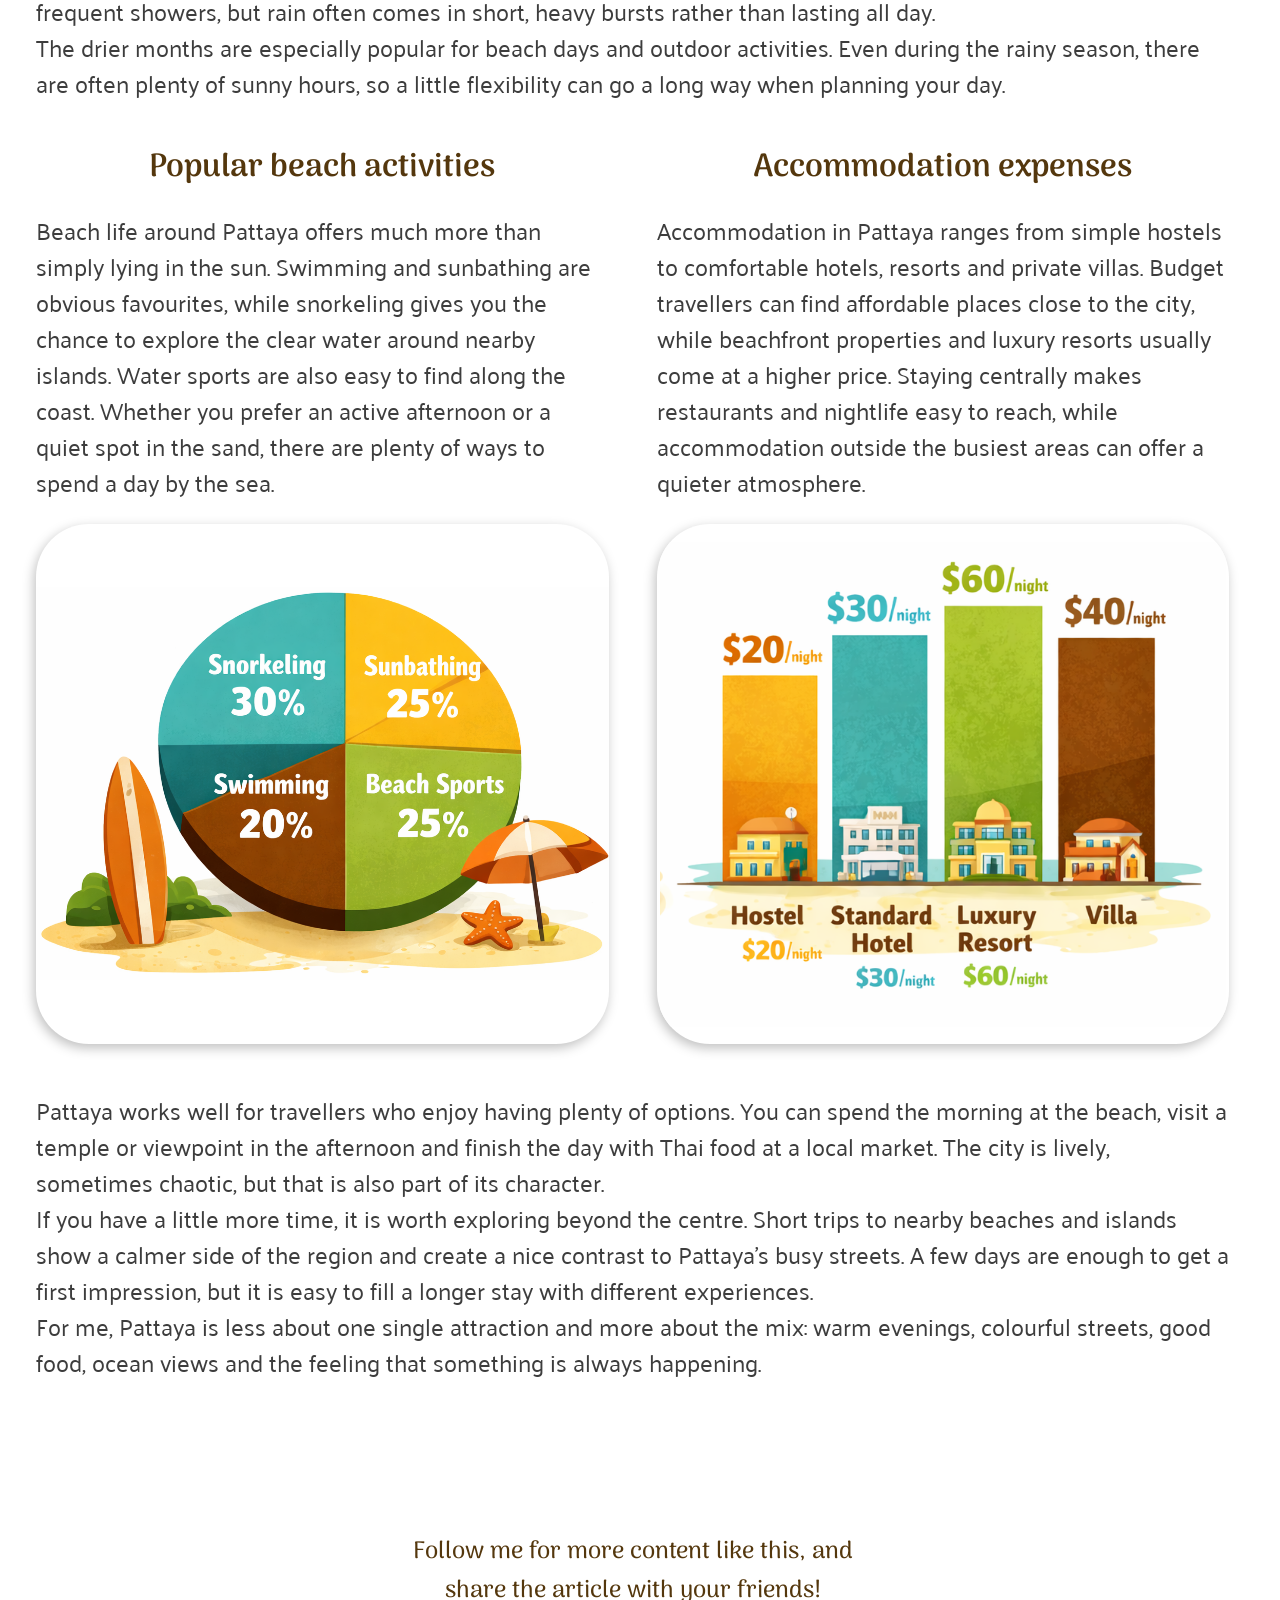
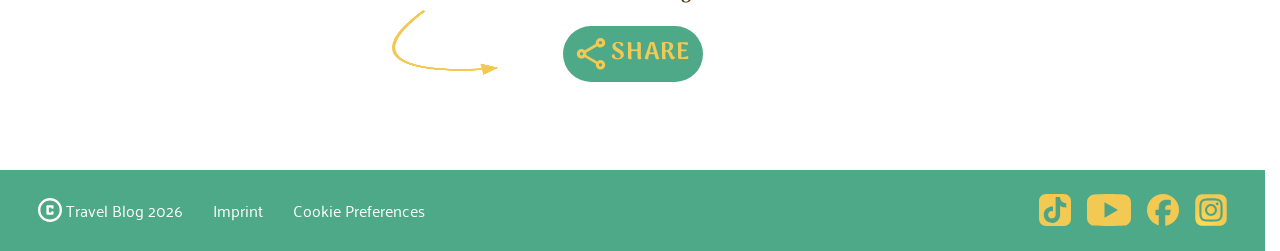
<file: article03-pattaya.html>
<!DOCTYPE html>
<html lang="en">

<head>
  <meta charset="UTF-8">
  <meta name="viewport" content="width=device-width, initial-scale=1.0">
  <title>Pattaya Pulse | Travel Blog</title>
    <meta name="description" content="Food, sun and neon nights in Pattaya: bustling promenades, nearby islands, vibrant nightlife and rich cultural landmarks.">
  <link rel="icon" type="image/x-icon" href="assets/icons/logo.ico">

  <link rel="stylesheet" href="styles/font.css">

  <link rel="stylesheet" href="style.css">

  <link rel="stylesheet" href="header-footer.css">

  <link rel="stylesheet" href="article03-pattaya.css">
</head>

<body>

  <nav class="navbar">
    <div class="navbar__inner">
      <div class="navbar__logo">
        <a href="index.html">
          <img src="assets/graphics/logo.png" alt="Travel Logo">
        </a>
      </div>
      <nav class="navbar__nav">
        <ul>
          <li class="navbar__nav-item">
            <a href="index.html#highlights">Highlights</a>
            <img src="assets/icons/navbar-underline-highlights.png" alt="" class="navbar__nav-underline">
          </li>
          <li class="navbar__nav-item">
            <a href="index.html#faq">FAQ</a>
            <img src="assets/icons/navbar-underline-faq.png" alt="" class="navbar__nav-underline">
          </li>
          <li class="navbar__nav-item">
            <a href="index.html#contact">Contact</a>
            <img src="assets/icons/navbar-underline-contact.png" alt="" class="navbar__nav-underline">
          </li>
        </ul>
      </nav>
    </div>
  </nav>


  <header class="article-header">
    <div class="article-header__content">
      <h2 class="article-header__eyebrow">
        Thailand’s City That Never Sleeps
      </h2>
      <h1 class="article-header__title">
        Pattaya Pulse:<br> Food, Sun and Neon Nights
      </h1>
      <p class="article-header__description">
        From bustling promenades to nearby islands, the city offers an energetic <br> and diverse escape. Discover
        Pattaya City, with vibrant nightlife and rich <br> cultural landmarks.
      </p>
      <ul class="article-header__meta">
        <li class="article-header__meta-item">
          <img src="./assets/icons/calender-green.svg" alt="">
          <span>Date: 02.04.2026</span>
        </li>
        <li class="article-header__meta-item">
          <img src="./assets/icons/eyeglasses-green.svg" alt="">
          <span>Reading time: 7 min</span>
        </li>
        <li class="article-header__meta-item">
          <img src="./assets/icons/visitbility-green.svg" alt="">
          <span>Read: 46</span>
        </li>
        <li class="article-header__meta-item">
          <img src="./assets/icons/share-green.svg" alt="">
          <span>Shared: 23</span>
        </li>
      </ul>
    </div>
    <aside class="article-header__author">
      <img class="article-header__author-photo" src="./assets/images/author-woman.png" alt="Autorin">
      <p class="article-header__author-name">Tamara Walker</p>
      <p class="article-header__author-role">Author</p>
      <p class="article-header__author-bio">
        I’ve been traveling since 2017, chasing moments instead of plans.
        I’m fascinated by snakes, love sharks, would happily spend weeks deep in the jungle, and can never get enough
        papaya. As long as there’s a next destination, I know I’m exactly where I’m meant to be.
      </p>
    </aside>
  </header>
  <main>

    <section class="pattaya-graphs">
      <div class="pattaya-graphs__container">
        <div class="pattaya-graphs__intro">
          <p>
            Pattaya is a city of contrasts. One moment you’re walking along a busy beachfront filled with cafés, markets
            and street food, and the next you’re looking out across the Gulf of Thailand from a quiet viewpoint.
          </p>

          <p>
            There is much more to discover beyond the famous nightlife. Nearby islands, local temples, beaches and food
            markets make Pattaya a good base for combining city life with relaxed days by the sea.
          </p>
        </div>
        <section class="pattaya-graphs__rain">
          <h2 class="pattaya-graphs__title">
            Rain periods in Pattaya
          </h2>
          <figure class="pattaya-graphs__rain-figure">
            <img class="pattaya-graphs__image" src="assets/graphs/article03-graph-rain.png"
              alt="Diagramm der Regenperioden in Pattaya im Jahresverlauf">
          </figure>
        </section>
        <div class="pattaya-graphs__description">
          <p>
            Pattaya has a tropical climate with warm temperatures throughout the year. The wetter months usually bring
            more frequent showers, but rain often comes in short, heavy bursts rather than lasting all day.
          </p>

          <p>
            The drier months are especially popular for beach days and outdoor activities. Even during the rainy season,
            there are often plenty of sunny hours, so a little flexibility can go a long way when planning your day.

          </p>
        </div>
        <div class="pattaya-graphs__grid">

          <section class="pattaya-graphs__card">
            <h2 class="pattaya-graphs__title">
              Popular beach activities
            </h2>

            <p class="pattaya-graphs__card-text">
              Beach life around Pattaya offers much more than simply lying in the sun. Swimming and sunbathing are
              obvious favourites, while snorkeling gives you the chance to explore the clear water around nearby
              islands.
              Water sports are also easy to find along the coast. Whether you prefer an active afternoon or a quiet spot
              in the sand, there are plenty of ways to spend a day by the sea.
            </p>

            <figure class="pattaya-graphs__card-figure pattaya-graphs__card-figure--framed">
              <img class="pattaya-graphs__image pattaya-graphs__image--beach"
                src="assets/graphs/article03-graph-beach.png"
                alt="Kreisdiagramm mit beliebten Strandaktivitäten in Pattaya">
            </figure>
          </section>

          <section class="pattaya-graphs__card">
            <h2 class="pattaya-graphs__title">
              Accommodation expenses
            </h2>

            <p class="pattaya-graphs__card-text">
              Accommodation in Pattaya ranges from simple hostels to comfortable hotels, resorts and private villas.
              Budget travellers can find affordable places close to the city, while beachfront properties and luxury
              resorts usually come at a higher price.
              Staying centrally makes restaurants and nightlife easy to reach, while accommodation outside the busiest areas can offer a quieter atmosphere.
            </p>

            <figure class="pattaya-graphs__card-figure--framed">
              <figure class="pattaya-graphs__card-figure">
                <img class="pattaya-graphs__image" src="assets/graphs/article03-graph-accomodation.png"
                  alt="Balkendiagramm mit den Übernachtungskosten verschiedener Unterkunftsarten in Pattaya">
              </figure>
            </figure>
          </section>

        </div>
        <div class="pattaya-graphs__outro">
          <p>
            Pattaya works well for travellers who enjoy having plenty of options.
            You can spend the morning at the beach, visit a temple or viewpoint in the afternoon and finish the day with
            Thai food at a local market.
            The city is lively, sometimes chaotic, but that is also part of its character.
          </p>
          <p>
            If you have a little more time, it is worth exploring beyond the centre.
            Short trips to nearby beaches and islands show a calmer side of the region and create a nice contrast to
            Pattaya’s busy streets.
            A few days are enough to get a first impression, but it is easy to fill a longer stay with different
            experiences.
          </p>
          <p>For me, Pattaya is less about one single attraction and more about the mix:
            warm evenings, colourful streets, good food, ocean views and the feeling that something is always happening.
          </p>

        </div>
      </div>
    </section>

  </main>

  <section class="share">
    <p class="share_text">Follow me for more content like this, and<br>share the article with your friends!</p>

    <div class="share_button">
      <picture>
        <source media="(max-width: 480px)" srcset="./assets/icons/mobile-shareline.svg">
        <img class="share_pfeil" src="./assets/icons/mobile-shareline.png" alt="">
      </picture>
      <input type="checkbox" id="share-toggle" class="share_toggle_input">
      <label for="share-toggle" class="share_btn"><img class="share_icon" src="assets/icons/share-yellow.svg" alt=""
          class="share-icon">SHARE</label>

      <div class="share_reveal">
        <img class="share_reveal_icon" src="assets/icons/share-green.svg" alt="">
        <div class="share_links">
          <a href="#" class="share_link">LinkedIn</a>
          <a href="#" class="share_link">WhatsApp</a>
        </div>
      </div>
    </div>

  </section>


  <footer class="footer">
    <div class="footer_inner">

      <div class="footer_log">
        <img src="assets/icons/footer-copyright.svg" alt="Copyright" class="footer-logo">
        <span class="footer-title">Travel Blog 2026</span>
        <a class="footer-imprint" href="./imprint.html">Imprint</a>
        <span class="footer-title">Cookie Preferences</span>
      </div>

      <div class="footer_icons">

        <a href="https://www.tiktok.com" target="_blank" rel="noopener noreferrer">
          <img src="assets/icons/footer-tiktok.svg" alt="TikTok">
        </a>
        <a href="https://www.youtube.com" target="_blank" rel="noopener noreferrer">
          <img src="assets/icons/footer-youtube.svg" alt="YouTube">
        </a>
        <a href="https://www.facebook.com" target="_blank" rel="noopener noreferrer">
          <img src="assets/icons/footer-facebook.svg" alt="Facebook">
        </a>
        <a href="https://www.instagram.com" target="_blank" rel="noopener noreferrer">
          <img src="assets/icons/footer-instagram.svg" alt="Instagram">
        </a>

      </div>

    </div>

  </footer>





  <nav class="mobile-nav" aria-label="Mobile Navigation">
    <ul class="mobile-nav__list">
      <li>
        <a class="mobile-nav__link" href="index.html">
          <img class="mobile-nav__icon" src="assets/icons/home-green.svg" alt="Home">
        </a>
      </li>
      <li>
        <a class="mobile-nav__link" href="index.html#highlights">
          <img class="mobile-nav__icon" src="assets/icons/highlights-green.svg" alt="Highlights">
        </a>
      </li>
      <li>
        <a class="mobile-nav__link" href="index.html#faq">
          <img class="mobile-nav__icon" src="assets/icons/faq-green.svg" alt="FAQ">
        </a>
      </li>
      <li>
        <a class="mobile-nav__link" href="index.html#contact">
          <img class="mobile-nav__icon" src="assets/icons/contact-green.svg" alt="Contact">
        </a>
      </li>
    </ul>
  </nav>

</body>

</html>
</file>
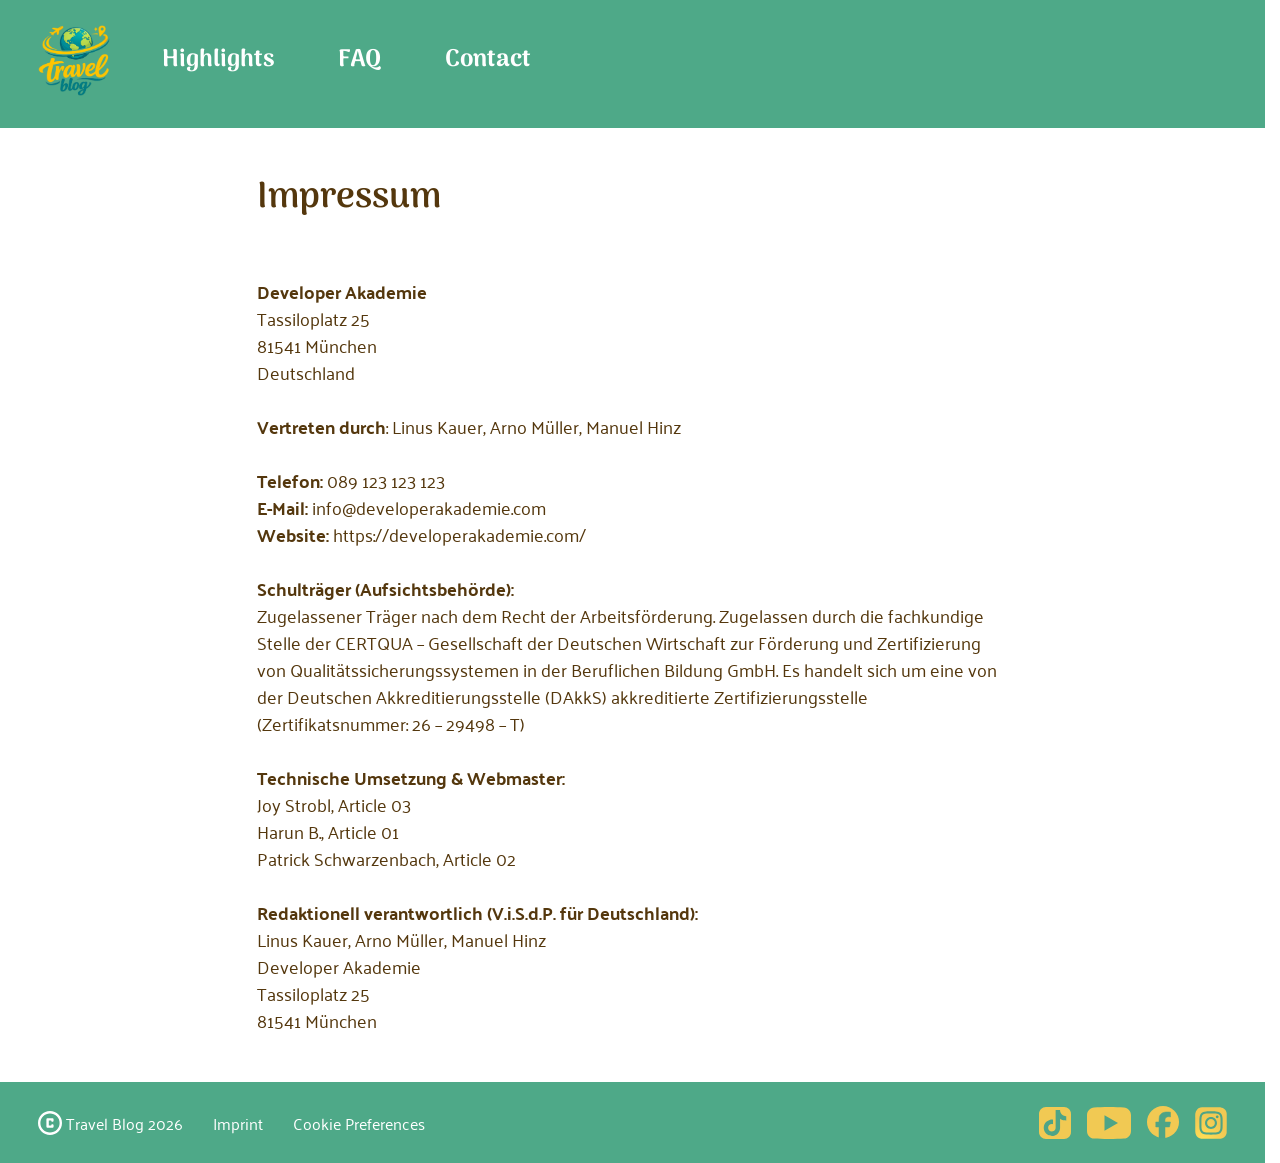
<file: imprint.html>
<!DOCTYPE html>
<html lang="de">

<head>
    <meta charset="UTF-8">
    <meta name="viewport" content="width=device-width, initial-scale=1.0">
    <title>Impressum | Travel Blog</title>
    <meta name="description" content="Impressum und Anbieterkennzeichnung des Travel Blogs der Developer Akademie, München.">
<link rel="icon" type="image/x-icon" href="assets/icons/logo.ico">
    <link rel="stylesheet" href="style.css">
    <link rel="stylesheet" href="styles/font.css">
    <link rel="stylesheet" href="imprint.css">
    <link rel="stylesheet" href="header-footer.css">
   
</head>

<body>
  <nav class="navbar">
    <div class="navbar__inner">
      <div class="navbar__logo">
        <a href="index.html">
          <img src="assets/graphics/logo.png" alt="Travel Logo">
        </a>
      </div>
      <nav class="navbar__nav">
        <ul>
          <li class="navbar__nav-item">
            <a href="index.html#highlights">Highlights</a>
            <img src="assets/icons/navbar-underline-highlights.png" alt="" class="navbar__nav-underline">
          </li>
          <li class="navbar__nav-item">
            <a href="index.html#faq">FAQ</a>
            <img src="assets/icons/navbar-underline-faq.png" alt="" class="navbar__nav-underline">
          </li>
          <li class="navbar__nav-item">
            <a href="index.html#contact">Contact</a>
            <img src="assets/icons/navbar-underline-contact.png" alt="" class="navbar__nav-underline">
          </li>
        </ul>
      </nav>
    </div>
  </nav>

    <main class="sektion_impressum">
        <div class="impressum_container">
        <h1>Impressum</h1><br>
        <p>
            
            <b>Developer Akademie</b><br>
            Tassiloplatz 25<br>
            81541 München<br>
            Deutschland<br>
            <br>
            <b>Vertreten durch</b>: Linus Kauer, Arno Müller, Manuel Hinz<br>
            <br>
            <b>Telefon:</b> 089 123 123 123<br>
            <b>E-Mail:</b> info@developerakademie.com<br>
            <b>Website:</b> https://developerakademie.com/<br>
            <br>
            <b>Schulträger (Aufsichtsbehörde):</b><br>
          
            Zugelassener Träger nach dem Recht der Arbeitsförderung. Zugelassen durch die fachkundige Stelle der CERTQUA – Gesellschaft der Deutschen Wirtschaft zur Förderung und Zertifizierung von  Qualitätssicherungssystemen in der Beruflichen Bildung GmbH. Es handelt sich um eine von der Deutschen Akkreditierungsstelle (DAkkS) akkreditierte Zertifizierungsstelle (Zertifikatsnummer: 26 – 29498 – T)<br>
            <br>
            <b>Technische Umsetzung & Webmaster:</b><br>
            Joy Strobl, Article 03<br>
            Harun B., Article 01<br>
            Patrick Schwarzenbach, Article 02<br>
            <br>
            <b>Redaktionell verantwortlich (V.i.S.d.P. für Deutschland):</b><br>
            Linus Kauer, Arno Müller, Manuel Hinz<br>
            Developer Akademie<br>
            Tassiloplatz 25<br>
            81541 München<br>
        </p>
        </div>
    </main>
  <footer class="footer">
    <div class="footer_inner">

      <div class="footer_log">
        <img src="assets/icons/footer-copyright.svg" alt="Copyright" class="footer-logo">
        <span class="footer-title">Travel Blog 2026</span>
        <a  class="footer-imprint" href="./imprint.html">Imprint</a>
        <span class="footer-title">Cookie Preferences</span>
      </div>

      <div class="footer_icons">

        <a href="https://www.tiktok.com" target="_blank" rel="noopener noreferrer">
          <img src="assets/icons/footer-tiktok.svg" alt="TikTok">
        </a>
        <a href="https://www.youtube.com" target="_blank" rel="noopener noreferrer">
          <img src="assets/icons/footer-youtube.svg" alt="YouTube">
        </a>
        <a href="https://www.facebook.com" target="_blank" rel="noopener noreferrer">
          <img src="assets/icons/footer-facebook.svg" alt="Facebook">
        </a>
        <a href="https://www.instagram.com" target="_blank" rel="noopener noreferrer">
          <img src="assets/icons/footer-instagram.svg" alt="Instagram">
        </a>

      </div>


    </div>

  </footer>



  <nav class="mobile-nav" aria-label="Mobile Navigation">
    <ul class="mobile-nav__list">
      <li>
        <a class="mobile-nav__link" href="index.html">
          <img class="mobile-nav__icon" src="assets/icons/home-green.svg" alt="Home">
        </a>
      </li>
      <li>
        <a class="mobile-nav__link" href="index.html#highlights">
          <img class="mobile-nav__icon" src="assets/icons/highlights-green.svg" alt="Highlights">
        </a>
      </li>
      <li>
        <a class="mobile-nav__link" href="index.html#faq">
          <img class="mobile-nav__icon" src="assets/icons/faq-green.svg" alt="FAQ">
        </a>
      </li>
      <li>
        <a class="mobile-nav__link" href="index.html#contact">
          <img class="mobile-nav__icon" src="assets/icons/contact-green.svg" alt="Contact">
        </a>
      </li>
    </ul>
  </nav>
</body>

</html>
</file>
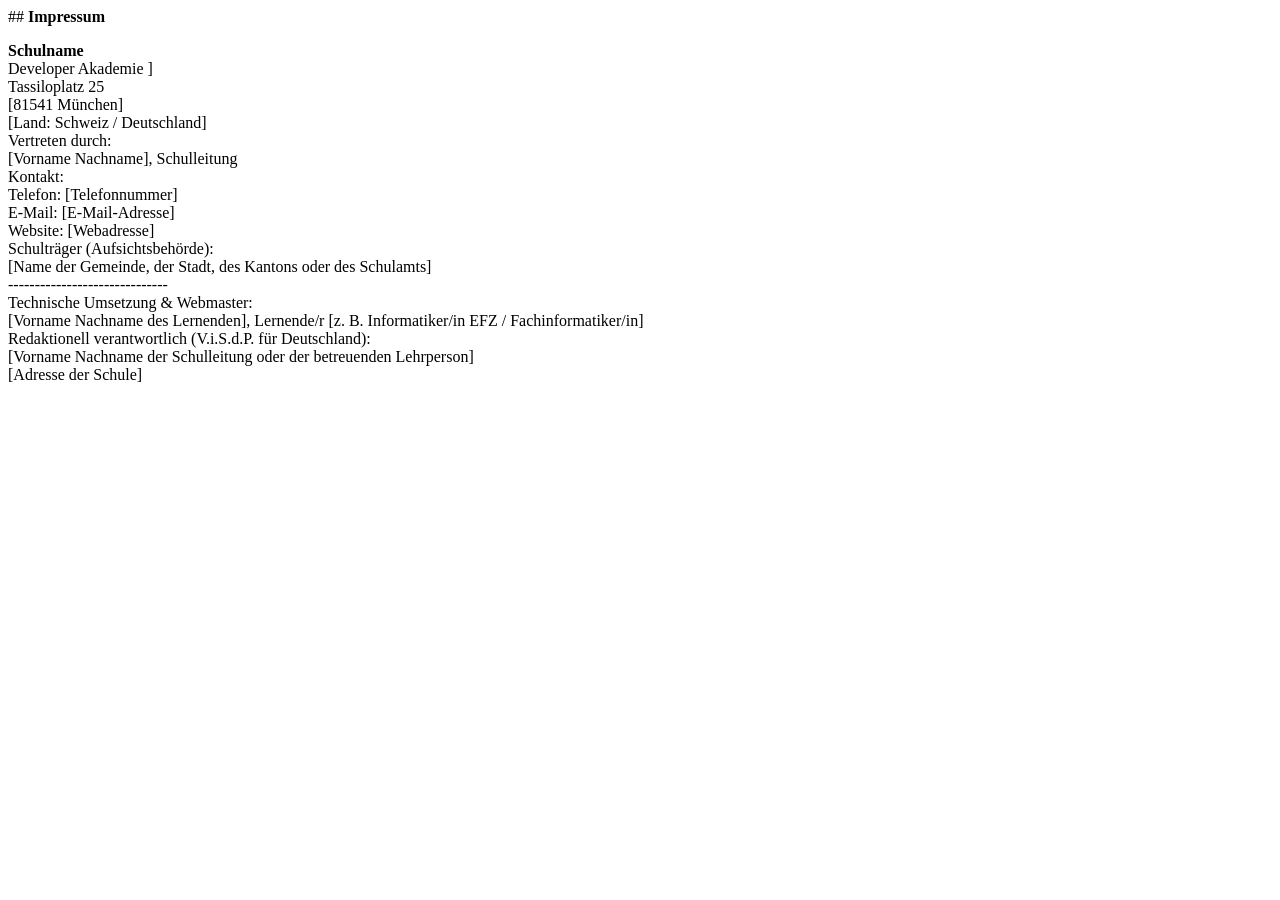
<file: inprint.html>
<!DOCTYPE html>
<html lang="en">

<head>
    <meta charset="UTF-8">
    <meta name="viewport" content="width=device-width, initial-scale=1.0">
    <title>imprint</title>
    
    <link rel="stylesheet" href="styles/font.css">

</head>

<body>
    <sektion class="sektion_impresum">
        
        ## <b>Impressum</b>

        <p><b>Schulname</b><br>
            Developer Akademie ]<br>
            Tassiloplatz 25<br>
            [81541 München]<br>
            [Land: Schweiz / Deutschland]<br>
            Vertreten durch:<br>
            [Vorname Nachname], Schulleitung<br>
            Kontakt:<br>
            Telefon: [Telefonnummer]<br>
            E-Mail: [E-Mail-Adresse]<br>
            Website: [Webadresse]<br>
            Schulträger (Aufsichtsbehörde):<br>
            [Name der Gemeinde, der Stadt, des Kantons oder des Schulamts]<br>
            ------------------------------<br>
            Technische Umsetzung & Webmaster:<br>
            [Vorname Nachname des Lernenden], Lernende/r [z. B. Informatiker/in EFZ / Fachinformatiker/in]<br>
            Redaktionell verantwortlich (V.i.S.d.P. für Deutschland):<br>
            [Vorname Nachname der Schulleitung oder der betreuenden Lehrperson]<br>
            [Adresse der Schule]<br>
            </p>
        </sektion>

</body>

</html>
</file>
<file: style.css>
:root {
  --color-green: #4ea487;
  --color-yellow: #f1c953;

  --color-text-brown: #54370d;
  --color-text-dark: #3d3d3d;

  --color-navbar: #F8F5EB;
  --color-white: #ffffff;
  --color-send-button-text: #737373;
  --color-send-button-border: rgb(48 48 48 / 50%);
}

* {
  margin: 0;
  padding: 0;
  box-sizing: border-box;
}

html {
  scrollbar-gutter: stable;
}

body {
  margin: 0;
  padding: 0;
  font-family: "Palanquin", sans-serif;
}

@media (prefers-reduced-motion: reduce) {

  *,
  *::before,
  *::after {
    animation-duration: 0.01ms !important;
    animation-iteration-count: 1 !important;
    transition-duration: 0.01ms !important;
    scroll-behavior: auto !important;
  }
}

.hero {
  position: relative;
  width: 100%;
  height: 585px;
  overflow: hidden;
}

.hero_height {
  height: 545px;
}

.hero__background {
  position: absolute;
  top: 0;
  left: 600px;
  width: max(70%, calc(100% - 600px));
  height: 545px;
  object-fit: cover;
  z-index: 1;
  opacity: 1;
  transform-origin: center bottom;
  animation: zoomImage 6s ease-in-out 1.1s forwards;
}

@keyframes zoomImage {
  0% {
    transform: scale(1.15);
  }

  10% {
    transform: scale(1.25);
  }

  15% {
    transform: scale(1.25);
  }

  20% {
    transform: scale(1.25);
  }

  100% {
    transform: scale(1.3);
  }
}

.landing-yellow-graphic-1 {
  width: 2200px;
  flex-shrink: 0;
}

.hero_landing__images {
  display: flex;
  height: 546px;
  position: relative;
  z-index: 4;
  opacity: 1;
  animation:
    yellow ease-in-out 2.5s forwards,
    hideYellowImages 0s linear 2.5s forwards;
}

@keyframes yellow {
  from {
    transform: translateX(20px);
  }

  to {
    transform: translateX(-2150px);
  }
}

@keyframes hideYellowImages {
  to {
    visibility: hidden;
  }
}



.hero__graphic-group {
  position: absolute;
  top: 0;
  left: -1300px;
  width: 2600px;
  height: 575px;
}

.landing-yellow-graphic-3 {
  position: absolute;
  inset: 0;
  width: 100%;
  height: 100%;
  object-fit: contain;
  z-index: 2;
  opacity: 0;
  animation: showGraphic3 0.4s ease-in 2.1s forwards;
}

@keyframes showGraphic3 {
  from {
    opacity: 0;
    transform: translateX(300px);
  }

  to {
    opacity: 1;
    transform: translateX(0);
  }
}

.hero__badge {
  --badge-slide-from: 320px;

  position: absolute;
  left: 77.92%;
  top: 61%;
  width: 130px;
  height: 120px;
  z-index: 4;
  transform: translate(-50%, calc(-50% + var(--badge-slide-from)));
  animation: heroBadgeIn 1.2s cubic-bezier(0.22, 1, 0.36, 1) 2.4s forwards;
}

@keyframes heroBadgeIn {
  from {
    transform: translate(-50%, calc(-50% + var(--badge-slide-from)));
  }

  to {
    transform: translate(-50%, -50%);
  }
}

.hero__badge-bg {
  position: absolute;
  top: 90%;
  left: 50%;
  width: 160px;
  height: 160px;
  filter: drop-shadow(0 4px 8px rgba(0, 0, 0, 0.45));
  transform: translate(-50%, -50%);
}

.hero__badge-text {
  position: absolute;
  top: 90%;
  left: 50%;
  width: 132px;
  height: 132px;
  transform: translate(-50%, -50%);
  animation: heroBadgeSpin 8s linear infinite;
}

@keyframes heroBadgeSpin {
  from {
    transform: translate(-50%, -50%) rotate(0deg);
  }

  to {
    transform: translate(-50%, -50%) rotate(360deg);
  }
}

.hero__badge-flag {
  position: absolute;
  width: 34%;
  height: 34%;
  top: 90%;
  left: 50%;
  transform: translate(-50%, -50%);
  border-radius: 50%;
}

.hero picture {
  display: contents;
}


.hero__content {
  position: absolute;
  top: 50.87%;
  left: 77.69%;
  z-index: 5;
  transform: translate(-50%, -60%);
  text-align: left;
  color: white;
  animation: heroContentShift 0.6s ease-in-out 0.8s forwards;
}

@keyframes heroContentShift {
  from {
    top: 50.87%;
    left: 77.69%;
  }

  to {
    top: 48.83%;
    left: 63.85%;
  }
}

.einblend-title-hero {
  animation: 0.5s slideIn ease-out forwards;

  font-family: 'Arima';
  font-style: normal;
  font-weight: 700;
  font-size: 60px;
  line-height: 120%;
  letter-spacing: normal;
  color: #54370d;
  margin-bottom: 32px;
}

@keyframes slideIn {
  0% {
    opacity: 0;
    transform: translateY(100px);
  }

  100% {
    opacity: 1;
    transform: translateY(0);
  }
}

.erscheinen-text-hero {
  animation: fadeInEffect 1s ease-in-out forwards;

  font-family: 'Palanquin';
  font-style: normal;
  font-weight: 600;
  font-size: 28px;
  line-height: 110%;
  letter-spacing: normal;
  color: #54370d;
}

@keyframes fadeInEffect {
  0% {
    opacity: 0;
  }

  100% {
    opacity: 1;
  }
}


@media (max-width: 1439px) {
  .hero {
    background-color: var(--color-yellow);
  }

  .hero_landing__images {
    display: flex;
    position: absolute;
    inset: 0;
    height: 100%;
    z-index: 6;
    animation: heroIntroOut 0s linear 2.2s forwards;
  }

  .hero_height {
    height: 100%;
  }

  .hero__content {
    top: calc(clamp(512px, 136.5vw, 717px) / 3);
    left: clamp(16px, 5vw, 48px);
    z-index: 7;
    width: max-content;
    height: auto;
    overflow: visible;
    clip-path: none;
    transform: none;
    animation: heroIntroTextOut 0.3s ease-in 2.2s forwards;
  }

  .einblend-title-hero {
    font-size: clamp(40px, 6vw, 60px);
    margin-bottom: clamp(16px, 2.2vw, 32px);
    animation-delay: 0.3s;
    animation-fill-mode: both;
  }

  .erscheinen-text-hero {
    font-size: clamp(18px, 2.5vw, 28px);
    animation-delay: 0.8s;
    animation-fill-mode: both;
  }

  .hero__graphic-group {
    top: 0;
    left: 0;
  }

  .landing-yellow-graphic-3 {
    --hero-shrink-from: 4.5;

    opacity: 1;
    transform-origin: top left;
    animation: heroGraphicShrink 1s ease-in-out 2.2s both;
  }

  @keyframes heroIntroOut {
    to {
      opacity: 0;
      visibility: hidden;
    }
  }

  @keyframes heroIntroTextOut {
    to {
      opacity: 0;
    }
  }

  @keyframes heroGraphicShrink {
    from {
      transform: scale(var(--hero-shrink-from));
    }

    to {
      transform: scale(1);
    }
  }

  .hero__badge {
    --badge-slide-from: 400px;

    left: 66.7%;
    top: 71.6%;
    width: 67.6%;
    height: auto;
    aspect-ratio: 1;
    animation-delay: 3s;
  }

  .hero__badge-bg {
    top: 50%;
    width: 100%;
    height: 100%;
  }

  .hero__badge-text {
    top: 50%;
    width: 82.7%;
    height: 82.7%;
  }

  .hero__badge-flag {
    top: 50%;
  }
}


@media (max-width: 480px) {
  .hero {
    height: 512px;
  }

  .hero__graphic-group {
    width: 222px;
    height: 299px;
  }

  .landing-yellow-graphic-3 {
    --hero-shrink-from: 3.5;
  }

  .hero__background {
    inset: 0;
    width: 100%;
    height: 100%;
    object-position: -123px center;
    transform: translateY(80px) scale(1.35);
    animation: none;
  }
}

@media (min-width: 900px) and (max-width: 1439px) {
  .landing-yellow-graphic-3 {
    --hero-shrink-from: 7;
  }
}

@media (min-width: 481px) and (max-width: 1439px) {
  .hero {
    height: clamp(512px, 136.5vw, 717px);
  }

  .hero__graphic-group {
    width: clamp(222px, 59.2vw, 311px);
    height: clamp(299px, 79.7vw, 419px);
  }

  .hero__badge {
    --badge-slide-from: clamp(400px, 110vw, 560px);
  }

  .hero__background {
    inset: 0;
    width: 100%;
    height: 100%;
    object-position: 31% center;
    transform: translateY(15.6%) scale(1.35);
    animation: none;
  }
}


@media (min-width: 1950px) {
  .hero__graphic-group {
    left: -1080px;
  }
}
</file>
<file: styles/font.css>
@font-face {
  font-display: swap;
  font-family: 'Palanquin Dark';
  font-style: normal;
  font-weight: 400;
  src: url('../assets/fonts/palanquin-dark-v17-latin-regular.woff2') format('woff2');
}

@font-face {
  font-display: swap;
  font-family: 'Palanquin';
  font-style: normal;
  font-weight: 400;
  src: url('../assets/fonts/palanquin-v17-latin-regular.woff2') format('woff2');
}

@font-face {
  font-display: swap;
  font-family: 'Palanquin';
  font-style: normal;
  font-weight: 500;
  src: url('../assets/fonts/palanquin-v17-latin-500.woff2') format('woff2');
}

@font-face {
  font-display: swap;
  font-family: 'Palanquin Dark';
  font-style: normal;
  font-weight: 600;
  src: url('../assets/fonts/palanquin-dark-v17-latin-600.woff2') format('woff2');
}

@font-face {
  font-display: swap;
  font-family: 'Palanquin';
  font-style: normal;
  font-weight: 600;
  src: url('../assets/fonts/palanquin-v17-latin-600.woff2') format('woff2');
}

@font-face {
  font-display: swap;
  font-family: 'Palanquin';
  font-style: normal;
  font-weight: 700;
  src: url('../assets/fonts/palanquin-v17-latin-700.woff2') format('woff2');
}


@font-face {
  font-display: swap;
  font-family: 'Arima';
  font-style: normal;
  font-weight: 400;
  src: url('../assets/fonts/arima-v7-latin-regular.woff2') format('woff2');
}
@font-face {
  font-display: swap;
  font-family: 'Arima';
  font-style: normal;
  font-weight: 500;
  src: url('../assets/fonts/arima-v7-latin-500.woff2') format('woff2');
}
@font-face {
  font-display: swap;
  font-family: 'Arima';
  font-style: normal;
  font-weight: 600;
  src: url('../assets/fonts/arima-v7-latin-600.woff2') format('woff2');
}
@font-face {
  font-display: swap;
  font-family: 'Arima';
  font-style: normal;
  font-weight: 700;
  src: url('../assets/fonts/arima-v7-latin-700.woff2') format('woff2');
}
</file>
<file: header-footer.css>
header {
 width: 1440px;
  max-width: 100%;
  height: 100%;
  margin: 0 auto;
  display: flex;
  align-items: flex-start;
  justify-content: space-between;
  gap: 64px;
  padding: 88px 40px;
}

.article-header__content {
  flex: 1;
  min-width: 0;
  display: flex;
  flex-direction: column;
  gap: 16px;
}

.article-header__eyebrow {
  color: #4ea487;
  font-family: 'Arima', sans-serif;
  font-weight: 600;
  font-size: 40px;
  line-height: 120%;
}

.article-header__title {
  color: #f1c953;
  font-family: 'Arima', sans-serif;
  font-weight: 700;
  font-size: 64px;
  line-height: 120%;
  white-space: nowrap;
}

.article-header__description {
  color: #54370d;
  font-family: 'Palanquin', sans-serif;
  font-weight: 400;
  font-size: 28px;
  line-height: 140%;
  white-space: nowrap;
}

.article-header__meta {
  padding: 0;
  display: flex;
  flex-wrap: nowrap;
  align-items: center;
  justify-content: flex-start;
  gap: 32px;
  margin-top: 8px;
  list-style: none;
  text-align: left;
}

.article-header__meta-item {
  display: flex;
  align-items: center;
  gap: 8px;
  color: #54370d;
  font-family: 'Palanquin', sans-serif;
  font-size: 16px;
}

.article-header__meta-item:nth-child(1) img,
.article-header__meta-item:nth-child(4) img {
  width: 16px;
  height: 18px;
}

.article-header__meta-item:nth-child(2) img {
  width: 20px;
  height: 7px;
}

.article-header__meta-item:nth-child(3) img {
  width: 20px;
  height: 14px;
}

.article-header__author {
  flex-shrink: 0;
  width: 280px;
  padding: 24px;
  background-color: #e4f2ec;
  border-radius: 24px;
  text-align: center;
  margin-right: 100px;
}

.article-header__author-photo {
  width: 96px;
  height: 96px;
  border-radius: 50%;
  object-fit: cover;
}

.article-header__author-name {
  margin-top: 12px;
  color: #54370d;
  font-family: 'Arima', sans-serif;
  font-weight: 700;
  font-size: 18px;
}

.article-header__author-role {
  color: #54370d;
  font-family: 'Arima', sans-serif;
  font-weight: 400;
  font-size: 18px;
}

.article-header__author-bio {
  margin-top: 12px;
  color: #54370d;
  font-family: 'Palanquin', sans-serif;
  font-weight: 400;
  font-size: 16px;
  line-height: 150%;
  text-align: left;
}

.navbar {
  background-color: #4ea988;
  height: 128px;
}

.navbar__inner {
  width: 1440px;
  max-width: 100%;
  height: 100%;
  margin: 0 auto;
  display: flex;
  align-items: center;
  gap: 100px;
  padding: 0 40px;
}

.navbar__logo img {
  width: 72px;
  height: 72px;
}

.navbar__nav ul {
  margin: 0;
  padding: 0;
  list-style: none;
  display: flex;
  gap: 72px;
}

.navbar__nav a {
  display: inline-block;
  color: #ffffff;
  text-decoration: none;
  font-family: 'Arima', sans-serif;
  font-weight: 700;
  font-style: normal;
  font-size: 24px;
  padding-bottom: 10px;
}

.navbar__nav a:hover,
.navbar__nav a:visited {
  text-decoration: none;
}

.navbar__nav a:focus-visible {
  outline: 3px solid #F1C953;
  outline-offset: 4px;
  border-radius: 2px;
}

.navbar__nav a:active,
.navbar__nav a:visited {
  color: #F1C953;
}

.navbar__nav-item {
  position: relative;
  transition: transform 0.2s ease;
}

.navbar__nav-item:nth-child(1):hover {
  transform: translate(2px, 0);
}

.navbar__nav-item:nth-child(2):hover {
  transform: translate(2px, 2px);
}

.navbar__nav-item:nth-child(3):hover {
  transform: translate(2px, -2px);
}

.navbar__nav-underline {
  position: absolute;
  left: -5%;
  bottom: 15px;
  width: 115%;
  opacity: 0;
  pointer-events: none;
  transition: opacity 0.7s ease;
}

.navbar__nav-item a:hover ~ .navbar__nav-underline,
.navbar__nav-item a:visited ~ .navbar__nav-underline {
  opacity: 1;
}

.footer {
  width: 100%;
  height: 128px;
  background-color: #4ea988;
  color: #ffffff;
  font-family: "Palanquin", sans-serif;
}

.footer_inner {
  width: 100%;
  max-width: 1440px;
  height: 100%;
  margin: 0 auto;
  padding: 0 40px;
  box-sizing: border-box;

  display: flex;
  align-items: center;
  justify-content: space-between;
}

.footer_log {
  display: flex;
  align-items: center;
  gap: 4px;
}

.footer-title + .footer-title,
.footer-title + .footer-imprint,
.footer-imprint + .footer-title {
  margin-left: 71px;
}

.footer-imprint {
  color: #ffffff;
  text-decoration: none;
  
  font-family: inherit;
}

.footer-logo {
  width: 24px;
  height: 24px;
}

.footer_icons {
  display: flex;
  align-items: center;
  gap: 16px;
  width: 188px;
  height: 32px;
}

.footer_icons img {
  display: block;
  width: 32px;
  height: 32px;
}

.footer_icons img[src*="footer-youtube"] {
  width: 44px;
  height: 32px;
}

.footer a {
  text-decoration: none;
  color: #ffffff;
}

.footer a:hover {
  text-decoration: underline;
  text-underline-offset: 4px;
  color: #F1C953;
}


@media (max-width: 480px) {
  .navbar__nav {
    display: none;
  }

  .navbar__inner {
    justify-content: center;
    gap: 0;
  }
}


@media (max-width: 480px) {
  .footer {
    height: auto;
    padding: 24px 0;
  }

  .footer_inner {
    flex-direction: row;
    align-items: flex-end;
    justify-content: space-between;
    gap: 16px;
    padding: 0 16px;
  }

  .footer_log {
    display: grid;
    grid-template-columns: auto auto;
    justify-content: start;
    align-items: center;
    gap: 4px 8px;
  }

  .footer-imprint {
    grid-row: 1;
    grid-column: 1 / -1;
  }

  .footer_log > :nth-child(4) {
    grid-row: 2;
    grid-column: 1 / -1;
  }

  .footer-logo {
    grid-row: 3;
    grid-column: 1;
    width: 20px;
    height: 20px;
  }

  .footer_log > :nth-child(2) {
    grid-row: 3;
    grid-column: 2;
  }

  .footer-title,
  .footer-imprint {
    font-family: "Palanquin", sans-serif;
    font-weight: 400;
    font-style: normal;
    font-size: 16px;
    line-height: 120%;
    letter-spacing: 0;
  }

  .footer-title + .footer-title,
  .footer-title + .footer-imprint,
  .footer-imprint + .footer-title {
    margin-left: 0;
  }

  .footer_icons {
    gap: 16px;
    width: 153px;
    height: 24px;
    flex-shrink: 0;
  }

  .footer_icons img {
    width: 24px;
    height: 24px;
  }

  .footer_icons img[src*="footer-youtube"] {
    width: 33px;
    height: 24px;
  }
}


@media (max-width: 480px) {
  .article-header {
    flex-direction: column;
    gap: 32px;
    padding: 40px 16px 0;
  }

  .article-header__eyebrow {
    font-family: 'Palanquin', sans-serif;
    font-weight: 600;
    font-size: 20px;
    line-height: 120%;
    letter-spacing: normal;
  }

  .article-header__title {
    font-family: 'Arima', sans-serif;
    font-weight: 700;
    font-size: 40px;
    line-height: 100%;
    letter-spacing: normal;
    white-space: normal;
  }

  .article-header__description {
    font-family: 'Palanquin', sans-serif;
    font-weight: 400;
    font-size: 18px;
    line-height: 120%;
    letter-spacing: normal;
    white-space: normal;
  }

  .article-header br {
    display: none;
  }

  .article-header__meta {
    display: grid;
    grid-template-columns: repeat(2, auto);
    justify-content: start;
    gap: 12px 20px;
  }

  .article-header__meta-item {
    font-size: clamp(12px, 4vw, 16px);
    white-space: nowrap;
  }

  .article-header__meta-item img {
    opacity: 1;
  }

  .article-header__author {
    width: 100%;
    margin-right: 0;
  }

  .article-header__author-bio {
    font-family: 'Palanquin', sans-serif;
    font-weight: 400;
    font-size: 16px;
    line-height: 120%;
    letter-spacing: normal;
    text-align: center;
  }
}


@media (min-width: 481px) and (max-width: 1439px) {
  .article-header {
    flex-wrap: wrap;
    gap: 32px;
    padding: 48px 24px;
  }

  .article-header__content {
    flex: 1 1 340px;
  }

  .article-header__title {
    white-space: normal;
    font-size: clamp(32px, 5vw, 64px);
  }

  .article-header__description {
    white-space: normal;
    font-size: clamp(18px, 2.2vw, 28px);
  }

  .article-header__eyebrow {
    font-size: clamp(22px, 3vw, 40px);
  }

  .article-header__meta {
    flex-wrap: wrap;
    gap: 12px 24px;
  }

  .article-header__author {
    flex: 1 1 280px;
    max-width: 100%;
    margin-right: 0;
  }
}


@media (min-width: 481px) and (max-width: 1439px) {
  .navbar__inner {
    gap: clamp(16px, 4vw, 100px);
    padding: 0 clamp(16px, 3vw, 40px);
  }

  .navbar__logo img {
    width: clamp(48px, 6vw, 72px);
    height: auto;
  }

  .navbar__nav ul {
    gap: clamp(16px, 5vw, 72px);
  }

  .navbar__nav a {
    font-size: clamp(16px, 2vw, 24px);
  }


  .footer {
    height: auto;
    padding: 24px 0;
  }

  .footer_inner {
    flex-wrap: wrap;
    gap: 16px;
    padding: 0 clamp(16px, 3vw, 40px);
  }

  .footer_log {
    flex-wrap: wrap;
  }

  .footer-title + .footer-title,
  .footer-title + .footer-imprint,
  .footer-imprint + .footer-title {
    margin-left: clamp(8px, 2vw, 71px);
  }

  .footer-title,
  .footer-imprint {
    font-size: clamp(12px, 1.5vw, 16px);
  }

  .footer_icons {
    gap: clamp(8px, 1.5vw, 16px);
    width: auto;
    height: auto;
  }

  .footer_icons img {
    width: clamp(20px, 2.5vw, 32px);
    height: auto;
  }

  .footer_icons img[src*="footer-youtube"] {
    width: calc(clamp(20px, 2.5vw, 32px) * 1.375);
    height: auto;
  }
}


.mobile-nav {
  display: none;
}

@media (max-width: 480px) {
  body {
    padding-bottom: 88px;
  }

  .mobile-nav {
    position: fixed;
    bottom: 0;
    left: 0;
    z-index: 100;
    display: flex;
    align-items: center;
    justify-content: center;
    width: 100%;
    height: 88px;
    padding: 24px 25px;
    background-color: #F1C953;
    opacity: 1;
  }

  .mobile-nav__list {
    display: flex;
    align-items: center;
    justify-content: center;
    gap: 48px;
    margin: 0;
    padding: 0;
    list-style: none;
  }

  .mobile-nav__link {
    display: flex;
    align-items: center;
    justify-content: center;
  }

  .mobile-nav__icon {
    display: block;
    width: 40px;
    height: 40px;
  }
}


@media (max-width: 340px) {
  .footer_inner {
    gap: 8px;
    padding: 0 8px;
  }

  .footer_log {
    gap: 4px;
  }
}
</file>
<file: home-faq-contact.css>
.faq {
  padding: 96px 24px 48px;
  background-color: var(--color-white);
}

.faq__container {
  width: 100%;
  max-width: 1200px;
  margin: 0 auto;
}

.faq__heading {
  display: flex;
  align-items: flex-start;
  justify-content: center;
  gap: 12px;
  margin-bottom: 40px;
}

.faq__icon {
  display: block;
  width: auto;
  height: 41.2px;
  flex-shrink: 0;
  margin-top: 1px;
}

.faq__title {
  margin: 0;
  color: var(--color-green);
  font-family: "Arima", serif;
  font-size: 52px;
  font-weight: 700;
  line-height: 1;
}


.faq__list {
  display: grid;
  gap: 32px;
}

.faq__item {
  overflow: hidden;
  background-color: var(--color-yellow);
  border-radius: 12px;
}

.faq__toggle {
  position: absolute;
  width: 1px;
  height: 1px;
  overflow: hidden;
  opacity: 0;
  clip-path: inset(50%);
}

.faq__question {
  display: flex;
  min-height: 56px;
  align-items: center;
  justify-content: space-between;
  gap: 24px;
  padding: 12px 16px;
  color: var(--color-text-brown);
  cursor: pointer;
  font-family: "Palanquin", sans-serif;
  font-size: 24px;
  font-weight: 700;
  line-height: 120%;
}

.faq__arrow {
  width: 10px;
  height: 10px;
  flex-shrink: 0;
  border-right: 2px solid var(--color-text-brown);
  border-bottom: 2px solid var(--color-text-brown);
  transform: rotate(45deg);
  transition: transform 300ms ease;
}

.faq__toggle:checked + .faq__question .faq__arrow {
  transform: rotate(225deg);
}
.faq__answer {
  display: grid;
  width: 100%;
  grid-template-rows: 0fr;

  transition:
    grid-template-rows 450ms cubic-bezier(0.4, 0, 0.2, 1);
}

.faq__answer-inner {
  min-height: 0;
  overflow: hidden;

  opacity: 0;
  transform: translateY(-4px);

  transition:
    opacity 300ms ease-in-out,
    transform 450ms cubic-bezier(0.4, 0, 0.2, 1);
}


.faq__answer p {
  margin: 0 16px 16px;
  padding: 8px 10px;

  background-color: var(--color-white);
  border-radius: 4px;

  color: var(--color-text-dark);
  font-family: "Palanquin", sans-serif;
  font-size: 14px;
  font-weight: 500;
  line-height: 120%;
}


.faq__toggle:checked+.faq__question+.faq__answer {
  grid-template-rows: 1fr;
}

.faq__toggle:checked+.faq__question+.faq__answer {
  grid-template-rows: 1fr;
}

.faq__toggle:checked+.faq__question+.faq__answer .faq__answer-inner {
  opacity: 1;
  transform: translateY(0);

  transition:
    opacity 350ms ease-in-out 80ms,
    transform 450ms cubic-bezier(0.4, 0, 0.2, 1);
}


.faq__toggle:focus-visible+.faq__question {
  outline: 3px solid var(--color-green);
  outline-offset: 3px;
}



.contact {
  padding: 72px 24px 96px;
  background-color: var(--color-white);
}

.contact__container {
  width: 100%;
  max-width: 1100px;
  margin: 0 auto;
}

.contact__heading {
  display: flex;
  align-items: flex-start;
  justify-content: center;
  gap: 12px;
}

.contact__icon {
  display: block;
  width: auto;
  height: 41.2px;
  flex-shrink: 0;
  margin-top: 7px;
}

.contact__title {
  margin: 0 0 24px 0;
  color: var(--color-green);
  font-family: "Arima", serif;
  font-size: 52px;
  font-weight: 700;
  line-height: 120%;
}

.contact__intro {
  margin-top: 0;
  text-align: center;
  color: var(--color-text-brown);
  font-family: "Palanquin", sans-serif;
  font-size: 24px;
  font-weight: 500;
  line-height: 110%;
}

.contact__intro p {
  margin: 0;
}

.contact__form {
  width: 1100px;
  max-width: 100%;
  margin: 56px auto 0;
}

.contact__row {
  display: grid;
  grid-template-columns: 1fr 1fr;
  gap: 48px;
}

.contact__field {
  display: flex;
  flex-direction: column;
}

.contact__label {
  margin-bottom: 8px;

  color: var(--color-text-brown);
  font-family: "Palanquin", sans-serif;
  font-size: 20px;
  font-weight: 500;
  line-height: 120%;
}

.contact__input,
.contact__textarea {
  width: 100%;
  padding: 0 0 8px;

  border: 0;
  border-bottom: 1px solid var(--color-text-brown);
  background-color: transparent;

  color: var(--color-green);
  caret-color: var(--color-green);

  font-family: "Palanquin", sans-serif;
  font-size: 18px;
  font-weight: 500;
  line-height: 120%;
}

.contact__input {
  height: 56px;
}

.contact__input:focus-visible,
.contact__textarea:focus-visible {
  outline: 3px solid var(--color-green);
  outline-offset: 4px;
  border-radius: 2px;
}

.contact__field--message {
  margin-top: 56px;
}

.contact__textarea {
  height: 56px;
  padding-top: 10px;
  resize: none;
}

.contact__privacy {
  display: flex;
  align-items: center;
  justify-content: center;
  gap: 8px;
  margin-top: 24px;
}


.contact__privacy-link {
  display: inline-block;
  margin: 0 3px;

  color: var(--color-green);
  font-weight: 400;
  text-decoration: none;

  transition: text-shadow 150ms ease;
}

.contact__privacy-link:hover {
  text-shadow:
    0.4px 0 currentColor,
    -0.4px 0 currentColor;
}

.contact__checkbox {
  position: relative;

  width: 18px;
  height: 18px;
  flex-shrink: 0;
  margin: 0;

  appearance: none;

  border: 2px solid var(--color-text-brown);
  border-radius: 2px;
  background-color: var(--color-white);

  cursor: pointer;

  transition:
    background-color 200ms ease,
    border-color 200ms ease;
}

.contact__checkbox:hover {
  background-color: var(--color-yellow);
}

.contact__checkbox:checked {
  border-color: var(--color-green);
  background-color: var(--color-green);
}

.contact__checkbox::after {
  position: absolute;
  top: 1px;
  left: 5px;

  width: 4px;
  height: 9px;

  border-right: 2px solid var(--color-yellow);
  border-bottom: 2px solid var(--color-yellow);

  content: "";

  opacity: 0;
  transform: rotate(45deg) scale(0.7);

  transition:
    opacity 150ms ease,
    transform 150ms ease;
}

.contact__checkbox:checked::after {
  opacity: 1;
  transform: rotate(45deg) scale(1);
}

.contact__privacy-label {
  color: var(--color-text-dark);
  font-family: "Palanquin", sans-serif;
  font-size: 15px;
  font-weight: 400;
  line-height: 120%;
  cursor: default;
}

.contact__button {
  display: block;
  width: 139px;
  height: 48px;
  margin: 75px auto 0;
  padding: 0 24px;
  gap: 10px;

  border: 1px solid var(--color-send-button-border);
  border-radius: 40px;
  background-color: var(--color-white);

  color: var(--color-send-button-text);
  font-family: "Arima", serif;
  font-size: 24px;
  font-weight: 700;
  letter-spacing: 5%;

  cursor: default;
}


@media (max-width: 480px) {
  .faq__title {
    font-family: 'Arima', serif;
    font-weight: 700;
    font-style: normal;
    font-size: 40px;
    line-height: 1.2;
    letter-spacing: normal;
    text-align: center;
  }

  .faq__icon {
    width: 30px;
    height: 34.33px;
    margin-top: 3.33px;
    opacity: 1;
    transform: none;
  }

  .faq__question {
    font-size: 18px;
  }
}


@media (max-width: 480px) {
  .contact__title {
    font-size: 40px;
  }

  .contact__icon {
    order: -1;
    width: 30px;
    height: 34.29px;
    margin-top: 3.33px;
    opacity: 1;
    transform: none;
  }

  .contact__intro {
    display: none;
  }

  .contact__row {
    grid-template-columns: 1fr;
  }
}


@media (max-width: 480px) {
  .faq {
    padding-top: 32px;
    padding-bottom: 0;
  }

  .contact {
    padding-top: 32px;
    padding-bottom: 32px;
  }
}


@media (min-width: 481px) and (max-width: 1439px) {
  .faq,
  .contact {
    padding-left: 24px;
    padding-right: 24px;
  }

  .faq__title,
  .contact__title {
    font-size: clamp(34px, 4vw, 52px);
  }

  .faq__question {
    font-size: clamp(18px, 2vw, 24px);
  }

  .contact__intro {
    font-size: clamp(18px, 2vw, 24px);
  }

  .contact__row {
    grid-template-columns: repeat(auto-fit, minmax(min(100%, 260px), 1fr));
    gap: 32px;
  }
}
</file>
<file: home-radiosliders.css>
* {
  box-sizing: border-box;
  margin: 0;
}



.highlights_heading {
  display: flex;
  align-items: flex-start;
  justify-content: center;
  gap: 12px;
  margin: 72px 0px 40px 0px;
}

.highlights_title {
  margin: 0;
  color: var(--color-green);
  font-family: "Arima", serif;
  font-size: 52px;
  font-weight: 700;
  line-height: 1;
}

.highlights_icon {
  display: block;
  width: auto;
  height: 41.2px;
  flex-shrink: 0;
  margin-top: 1px;
}

.highlights_intro {
  margin-top: 0;
  text-align: center;
  color: var(--color-text-brown);
  font-family: "Palanquin", sans-serif;
  font-size: 24px;
  font-weight: 500;
  line-height: 110%;
  margin: 0px 0px 72px 0px;
}

.highlights_intro > p {
  font-family: "Palanquin";
  font-weight: 500;
  font-size: 24px;
  line-height: 110%; 
  color: var(--color-text-brown);
}



.slider_a {
  position: relative;
  top: 24px;
  width: 1200px;
  max-width: 100%;
  height: 530px;
  margin: 0px auto;

  display: flex;
  justify-content: center;
  align-items: flex-end;

  overflow: hidden;
}

.slider_a input {
  width: 5%;
  height: 5%;
  z-index: 2;
}


[type="radio"] {
  display: none;
}

[type="radio"] + label {
  position: relative;
  display: block;
  width: 40px;
  height: 28px;
}

.beach {
  opacity: 0;
}

.river {
  opacity: 0;
}

.tempel {
  opacity: 0;
}

.mounten {
  opacity: 0;
}

[type="radio"] + label::before {
  content: "";
  position: absolute;
  left: 0;
  top: -40px;
  width: 28px;
  height: 28px;
  background-image: url(./assets/icons/Ellipse_radiobutten_off.png);
  background-position: center;
  background-repeat: no-repeat;
  border-radius: 100%;
  z-index: 2;

  padding: 0px 0px 0px 40px;
}

[type="radio"]:checked + label::before {
  content: "";
  position: absolute;
  left: 0;
  top: -40px;
  width: 28px;
  height: 28px;
  background-image: url(./assets/icons/radiobutten_on.png);
  background-position: center;
  background-repeat: no-repeat;

  border-radius: 0;
  padding: 0px 0px 0px 40px;
}


.slider_a_wrapper {
  z-index: 1;

  width: 400%;
  height: 100%;

  position: absolute;
  display: flex;
  top: 0;
  left: 0;
}




.slider_a_element {
  display: block;
  text-decoration: none;
  width: calc(100% / 4);
  height: 100%;
}

.element_one {
  background-color: aquamarine;
  background-size: cover;
  background-position: center;
  background-image: url("./assets/images/carousel01-02-beach5.png");

  border-top-right-radius: 100px;
}

.slider_a_element_element_one {
  display: block;
  width: 72%;
  color: white;
  text-decoration: none;
  background-color: rgba(255, 255, 255, 0.1);
  backdrop-filter: blur(8px);

  border-color: white;
  border-left: 1px solid;
  border-right: 1px solid;

  margin: 50px 0px 0px 50px;
}

.slider_a_element_element_one > h3 {
  font-family: "Palanquin Dark";
  line-height: 1.05;
  font-size: 48px;
  color: white;

  padding: 15px 0px 10px 20px;
}

.slider_a_element_element_one > p {
  font-family: "Palanquin";
  line-height: 1.2;
  font-size: 28px;

  padding: 0px 0px 10px 20px;
}

.element_two {
  border-top-right-radius: 100px;
  background-color: brown;
  background-size: cover;
  background-position: center;
  background-image: url("./assets/images/carousel01-article02-video-copenhagen.png");
}

.slider_a_element_element_two {
  display: block;
  width: 75%;
  color: white;
  text-decoration: none;
  background-color: rgba(255, 255, 255, 0.1);
  backdrop-filter: blur(8px);

  border-color: white;
  border-left: 1px solid;
  border-right: 1px solid;

  margin: 50px 0px 0px 50px;
}

.slider_a_element_element_two > h3 {
  font-family: "Palanquin Dark";
  line-height: 1.05;
  font-size: 48px;
  color: white;

  padding: 15px 0px 10px 20px;
}

.slider_a_element_element_two > p {
  font-family: "Palanquin";
  line-height: 1.2;
  font-size: 28px;

  padding: 0px 0px 10px 20px;
}

.element_three {
  border-top-right-radius: 100px;
  background-color: goldenrod;
  background-size: cover;
  background-position: center;
  background-image: url("./assets/images/carousel01-pattaya.png");
}

.slider_a_element_element_three {
  display: block;
  width: 75%;
  color: white;
  text-decoration: none;
  background-color: rgba(255, 255, 255, 0.1);
  backdrop-filter: blur(8px);

  border-color: white;
  border-left: 1px solid;
  border-right: 1px solid;

  margin: 50px 0px 0px 50px;
}

.slider_a_element_element_three > h3 {
  font-family: "Palanquin Dark";
  line-height: 1.05;
  font-size: 48px;
  color: white;

  padding: 15px 0px 10px 20px;
}

.slider_a_element_element_three > p {
  font-family: "Palanquin";
  line-height: 1.2;
  font-size: 28px;

  padding: 0px 0px 10px 20px;
}

.element_four {
  border-top-right-radius: 100px;
  background-color: rgb(54, 32, 218);
  background-size: cover;
  background-position: center;
  background-image: url("./assets/images/carousel01-fuji.png");
}

.slider_a_element_element_four {
  width: 75%;
  color: white;
  background-color: rgba(255, 255, 255, 0.1);
  backdrop-filter: blur(8px);

  border-color: white;
  border-left: 1px solid;
  border-right: 1px solid;

  margin: 50px 0px 0px 50px;
}

.slider_a_element_element_four > h3 {
  font-family: "Palanquin Dark";
  line-height: 1.05;
  font-size: 48px;
  color: white;

  padding: 15px 0px 10px 20px;
}

.slider_a_element_element_four > p {
  font-family: "Palanquin";
  line-height: 1.2;
  font-size: 28px;

  padding: 0px 0px 10px 20px;
}

.slider_a input[value="one"]:checked ~ .slider_a_wrapper {
  transform: translateX(0);
}

.slider_a input[value="two"]:checked ~ .slider_a_wrapper {
  transform: translateX(calc(-100% / 4));
}

.slider_a input[value="three"]:checked ~ .slider_a_wrapper {
  transform: translateX(calc(-200% / 4));
}

.slider_a input[value="four"]:checked ~ .slider_a_wrapper {
  transform: translateX(calc(-300% / 4));
}


@media (max-width: 480px) {
  .highlights_title {
    font-size: 40px;
  }


  .highlights_icon {
    width: 32.59px;
    height: 32.59px;
    margin-top: 4.24px;
    opacity: 1;
    transform: none;
  }

  
  .highlights_intro {
    display: none;
  }


  .highlights_heading {
    margin-top: 32px;
    margin-bottom: 32px;
  }

  .slider_a {
    --slider-w: min(335px, 89.1vw);

    top: 0;
    width: var(--slider-w);
    height: auto;
    aspect-ratio: 335 / 533;
  }

  .slider_a_element_element_one,
  .slider_a_element_element_two,
  .slider_a_element_element_three,
  .slider_a_element_element_four {
    display: flex;
    flex-direction: column;
    gap: calc(var(--slider-w) * 0.0239);
    width: calc(var(--slider-w) * 0.9164);
    min-height: calc(var(--slider-w) * 0.5672);
    margin: calc(var(--slider-w) * 0.2776) 0 0 calc(var(--slider-w) * 0.0418);
    padding: calc(var(--slider-w) * 0.0478);
    opacity: 1;
    transform: none;
  }

  .slider_a_element_element_one > h3,
  .slider_a_element_element_two > h3,
  .slider_a_element_element_three > h3,
  .slider_a_element_element_four > h3 {
    font-size: calc(var(--slider-w) * 0.0836);
    padding: 0;
    flex-shrink: 0;
  }

  .slider_a_element_element_one > p,
  .slider_a_element_element_two > p,
  .slider_a_element_element_three > p,
  .slider_a_element_element_four > p {
    font-family: 'Palanquin', sans-serif;
    font-weight: 400;
    font-style: normal;
    font-size: calc(var(--slider-w) * 0.0597);
    line-height: 1.1;
    letter-spacing: normal;
    padding: 0;
    flex: 1 1 auto;
    min-height: 0;
    display: -webkit-box;
    -webkit-box-orient: vertical;
    -webkit-line-clamp: 3;
    line-clamp: 3;
    overflow: hidden;
  }

 
  .slider_a br {
    display: none;
  }
}


@media (min-width: 481px) and (max-width: 1439px) {
  .highlights_title {
    font-size: clamp(34px, 4vw, 52px);
  }

  .highlights_intro {
    font-size: clamp(16px, 2vw, 24px);
  }

  .slider_a_element_element_one > h3,
  .slider_a_element_element_two > h3,
  .slider_a_element_element_three > h3,
  .slider_a_element_element_four > h3 {
    font-size: clamp(24px, 3.5vw, 48px);
  }

  .slider_a_element_element_one > p,
  .slider_a_element_element_two > p,
  .slider_a_element_element_three > p,
  .slider_a_element_element_four > p {
    font-size: clamp(16px, 2vw, 28px);
  }
}
</file>
<file: article01-beaches.css>
*{
margin: 0;
box-sizing: border-box;
}


.beach-carousel {
  width: 1440px;
  max-width: 100%;
  margin: 0 auto;
  padding: 64px 40px 96px;
  background-color: #ffffff;
}

.beach-carousel__container {
  width: fit-content;
  margin: 0 auto;
  text-align: center;
}

.beach-carousel__title {
  color: #54370d;
  font-family: 'Arima', serif;
  font-weight: 600;
  font-size: 32px;
  line-height: 120%;
  margin-bottom: 56px;
}

.beach-carousel__track {
  display: flex;
  justify-content: center;
  align-items: center;
  padding: 48px 40px;
  perspective: 1400px;
}

.beach-carousel__card {
  flex: 0 0 auto;
  width: 380px;
  height: 440px;
  border-radius: 28px;
  overflow: hidden;
  background-color: #ffffff;
  box-shadow: 0 24px 48px rgb(0 0 0 / 28%);
  transform: rotateY(30deg);
  transition: transform 0.35s ease, box-shadow 0.35s ease;
  cursor: pointer;
}

.beach-carousel__card + .beach-carousel__card {
  margin-left: -170px;
}

.beach-carousel__card:nth-child(1) { z-index: 1; }
.beach-carousel__card:nth-child(2) { z-index: 2; }
.beach-carousel__card:nth-child(3) { z-index: 3; }
.beach-carousel__card:nth-child(4) { z-index: 4; }
.beach-carousel__card:nth-child(5) { z-index: 5; }

.beach-carousel__card:hover {
  transform: rotateY(0deg) scaleX(0.866) scaleY(1.08);
  box-shadow: 0 32px 60px rgb(0 0 0 / 38%);
  z-index: 10;
}

.beach-carousel__card:has(~ .beach-carousel__card:hover) {
  transform: translateX(-142px) rotateY(30deg);
}

.beach-carousel__card:hover ~ .beach-carousel__card {
  transform: translateX(164px) rotateY(30deg);
}

.beach-carousel__image {
  display: block;
  width: 100%;
  height: 100%;
  object-fit: cover;
}

.beach-carousel_text {
  display: block;
  width: min(100%, 1240px);
  margin: 0 auto 24px;
  background-color: #ffffff;
  color: #3d3d3d;
  font-family: 'Palanquin', sans-serif;
  font-weight: 400;
  font-size: 24px;
  line-height: 150%;
  text-align: left;
}

.beach_list {
  display: block;
  width: min(100%, 1040px);
  margin: 0 auto 64px;
  margin-top: 64px;
  color: #3d3d3d;
  font-family: 'Palanquin', sans-serif;
  font-weight: 400;
  font-style: normal;
  font-size: 24px;
  line-height: 120%;
  letter-spacing: 0%;
  text-align: left;
}

.beach_list p {
  margin-bottom: 16px;
}

.beach_list ol {
  padding-left: 24px;
}

.beach_list li {
  padding-left: 8px;
  margin-bottom: 8px;
}

.beach_list li::marker {
  font-weight: 400;
}


.pro-tip {
  width: 1440px;
  max-width: 100%;
  margin: 0 auto;
  padding: 48px 40px 96px;
  box-sizing: border-box;
}

.pro-tip__box {
  position: relative;
  width: 1240px;
  max-width: 100%;
  min-height: 195px;
  margin: 65px auto 0;
  padding: 26px 16px 24px 16px;
  background: #4EA48733;
  border-radius: 30px;
  opacity: 1;
  box-sizing: border-box;
}

.pro-tip__badge {
  position: absolute;
  top: -38px;
  left: -45px;
  display: inline-flex;
  align-items: center;
  gap: 8px;
  background-color: #4EA487;
  color: #F1C953;
  padding: 8px 20px;
  border-radius: 50px;
  white-space: nowrap;
  transform: rotate(-13.67deg);
  box-shadow: 0 4px 10px rgb(0 0 0 / 15%);

  font-family: 'Palanquin', sans-serif;
  font-weight: 700;
  font-style: normal;
  font-size: 28px;
  line-height: 120%;
  letter-spacing: 0%;
}

.pro-tip__badge-icon {
  width: 28px;
  height: 28px;
}

.pro-tip__list {
  padding-left: 24px;
  color: #3d3d3d;
}

.pro-tip__list li {
  font-family: 'Palanquin', sans-serif;
  font-weight: 400;
  font-style: normal;
  font-size: 24px;
  line-height: 120%;
  letter-spacing: 0%;
}

.pro-tip__list li + li {
  margin-top: 4px;
}

.pro-tip__link {
  color: #4EA487;
  font-family: 'Palanquin', sans-serif;
  font-weight: 700;
  font-style: normal;
  font-size: 24px;
  line-height: 120%;
  letter-spacing: 0%;
}


.pattaya-graphs {
  padding: 64px 24px 80px;
  background-color: var(--color-white);
}

.pattaya-graphs__container {
  width: 100%;
  max-width: 1280px;
  margin: 0 auto;
}

.pattaya-graphs__intro,
.pattaya-graphs__description,
.pattaya-graphs__outro {
  color: var(--color-text-dark);
  font-family: "Palanquin", sans-serif;
  font-size: 24px;
  font-weight: 400;
  line-height: 120%;
}

.pattaya-graphs__title {
  color: var(--color-text-brown);
  font-family: "Arima", serif;
  font-size: 32px;
  font-weight: 600;
  line-height: 120%;
  text-align: center;
}


.pattaya-graphs__rain {
  margin-top: 64px;
}

.pattaya-graphs__rain-figure {
  width: min(100%, 640px);
  margin: 24px auto 0;
  overflow: hidden;
  background-color: var(--color-white);
  border-radius: 53px;
  box-shadow: -2px 4px 11.6px 0 rgb(0 0 0 / 25%);
}

.pattaya-graphs__image {
  display: block;
  width: 100%;
  height: auto;
}

.pattaya-graphs__description {
  margin-top: 64px;
}


.pattaya-graphs__grid {
  display: grid;
  grid-template-columns: repeat(2, 519px);
  gap: 80px;
  width: 1118px;
  margin: 88px auto 0;
}

.pattaya-graphs__card {
  display: flex;
  flex-direction: column;
  width: 519px;
}

.pattaya-graphs__card-text {
  min-height: 173px;
  margin-top: 24px;
  color: var(--color-text-dark);
  font-family: "Palanquin", sans-serif;
  font-size: 24px;
  font-weight: 400;
  line-height: 120%;
}


.pattaya-graphs__card-figure {
  display: grid;
  width: 519px;
  height: 471px;
  margin: 24px 0 0;
  place-items: center;
  overflow: hidden;
  background-color: var(--color-white);
  border-radius: 53px;
  box-shadow: -2px 4px 11.6px 0 rgb(0 0 0 / 25%);
}

.pattaya-graphs__card-figure .pattaya-graphs__image {
  display: block;
  width: auto;
  max-width: 100%;
  height: auto;
  max-height: 100%;
  object-fit: contain;
}

.pattaya-graphs__outro {
  width: 100%;
  margin-top: 88px;
}



.share {
padding-bottom: 88px;
padding-top: 88px;

}
.share_button{display: flex;
  flex-wrap: wrap;
  justify-content: center;
  position: relative;
  width: fit-content;
  margin: 0 auto;

}


.share_text{
  flex-basis: 100%;
  text-align: center;
    font-family: 'Arima';
  font-style:normal;
  font-weight: 500;
  font-size: 24px;
  color: #54370D;

}

.share_toggle_input {
  display: none;
}

.share_btn {
background-color: #4ea988;
color: #F1C953;
border: 0;
border-radius: 40px;
height: 56px;
width: 140px;
margin-top: 16px;
transition: transform 0.6s ease;
cursor: pointer;


  font-family: 'Arima';
  font-style: normal;
  font-weight: 700;
  font-size: 24px;
  line-height: 120%;
  letter-spacing: 0.05em;

  display: flex;
  align-items: center;
  justify-content: center;
  gap: 4px;


}

.share_toggle_input:checked ~ .share_btn {
  transform: translateX(-72px);
}

.share_toggle_input:checked ~ .share_btn .share_icon {
  display: none;
}

.share_reveal {
  display: none;
  position: absolute;
  left: 100%;
  align-items: center;
  gap: 12px;
  margin-top: 16px;
  transition: transform 0.6s ease;
}

.share_toggle_input:checked ~ .share_reveal {
  display: flex;
  transform: translateX(-64px);
}

.share_reveal_icon {
  width: 24px;
  height: 27px;
}

.share_links {
  display: flex;
  flex-direction: column;
}

.share_link {
  text-decoration: underline;
  color: #4EA487;
  font-family: 'Arima';
  font-style: normal;
  font-weight: 600;
  font-size: 18px;
}

.share_icon {
    width: 32px;
    height: 32px;
    display: flex;


}

.share_pfeil {
    height: 65.03px;
    width: 106.9px;
  position: absolute;
  right: 100%;
  transform: translate(-80px, -15px);

}


.beach-carousel__dots {
  display: none;
}

@media (max-width: 480px) {
  .beach-carousel__container {
    --card-w: 216px;
    --card-h: 335px;
    --gap: 16px;
    --inset: calc((100% - var(--card-w)) / 2);

    width: 100%;
  }

  .beach-carousel {
    padding: 32px 0 0;
  }

  .beach-carousel__title {
    font-size: 20px;
    margin-bottom: 24px;
    padding: 0 16px;
  }

  .beach-carousel__track {
    display: flex;
    justify-content: flex-start;
    align-items: center;
    gap: var(--gap);
    padding: 16px var(--inset);
    perspective: none;

    overflow-x: auto;
    overflow-y: hidden;
    scroll-snap-type: x mandatory;
    scroll-behavior: smooth;
    overscroll-behavior-x: contain;
    -webkit-overflow-scrolling: touch;

    scrollbar-width: none;
  }

  .beach-carousel__track::-webkit-scrollbar {
    display: none;
  }

  .beach-carousel__card {
    width: var(--card-w);
    height: var(--card-h);
    border-radius: 20px;
    transform: none;
    scroll-snap-align: center;
    scroll-snap-stop: always;
  }

  .beach-carousel__card + .beach-carousel__card {
    margin-left: 0;
  }

  .beach-carousel__card:hover,
  .beach-carousel__card:has(~ .beach-carousel__card:hover),
  .beach-carousel__card:hover ~ .beach-carousel__card {
    transform: none;
    box-shadow: 0 24px 48px rgb(0 0 0 / 28%);
    z-index: auto;
  }

  .beach-carousel__dots {
    display: flex;
    justify-content: center;
    align-items: center;
    gap: 8px;
    margin-top: 20px;
  }

  .beach-carousel__dots a {
    display: block;
    width: 12px;
    height: 12px;
    border-radius: 999px;
    background-color: #4EA487;
    opacity: 0.35;
    cursor: pointer;
    transition: width 0.3s ease, opacity 0.3s ease;
  }

  .beach-carousel__container:not(:has(.beach-carousel__card:target)) .beach-carousel__dots a:first-child,
  .beach-carousel__container:has(#beach-card-1:target) .beach-carousel__dots a:nth-child(1),
  .beach-carousel__container:has(#beach-card-2:target) .beach-carousel__dots a:nth-child(2),
  .beach-carousel__container:has(#beach-card-3:target) .beach-carousel__dots a:nth-child(3),
  .beach-carousel__container:has(#beach-card-4:target) .beach-carousel__dots a:nth-child(4),
  .beach-carousel__container:has(#beach-card-5:target) .beach-carousel__dots a:nth-child(5) {
    width: 28px;
    opacity: 1;
  }

  @supports (animation-timeline: view()) {
    .beach-carousel__container {
      timeline-scope: --beach-card-1, --beach-card-2, --beach-card-3,
                      --beach-card-4, --beach-card-5;
    }

    .beach-carousel__card {
      view-timeline-axis: inline;
    }

    .beach-carousel__card:nth-child(1) { view-timeline-name: --beach-card-1; }
    .beach-carousel__card:nth-child(2) { view-timeline-name: --beach-card-2; }
    .beach-carousel__card:nth-child(3) { view-timeline-name: --beach-card-3; }
    .beach-carousel__card:nth-child(4) { view-timeline-name: --beach-card-4; }
    .beach-carousel__card:nth-child(5) { view-timeline-name: --beach-card-5; }

    .beach-carousel__dots a {
      animation-name: beach-dot-active;
      animation-duration: auto;
      animation-timing-function: linear;
      animation-fill-mode: both;
      animation-range: cover;
    }

    .beach-carousel__dots a:nth-child(1) { animation-timeline: --beach-card-1; }
    .beach-carousel__dots a:nth-child(2) { animation-timeline: --beach-card-2; }
    .beach-carousel__dots a:nth-child(3) { animation-timeline: --beach-card-3; }
    .beach-carousel__dots a:nth-child(4) { animation-timeline: --beach-card-4; }
    .beach-carousel__dots a:nth-child(5) { animation-timeline: --beach-card-5; }
  }

  @keyframes beach-dot-active {
    0%, 40% {
      width: 12px;
      opacity: 0.35;
    }

    50% {
      width: 28px;
      opacity: 1;
    }

    60%, 100% {
      width: 12px;
      opacity: 0.35;
    }
  }
}



@media (max-width: 480px) {
  .beach-carousel_text,
  .beach_list {
    font-size: 16px;
  }

  .beach-carousel_text {
    margin: 0 auto;
    padding: 32px 16px 0;
  }

  .beach_list {
    margin: 0 auto;
    padding: 32px 16px 0;
  }

  .beach-carousel_text br,
  .beach_list br {
    display: none;
  }
}


@media (max-width: 480px) {
  .pro-tip {
    padding: 32px 16px 0;
  }

  .pro-tip__box {
    margin-top: 0;
    padding-top: 52px;
  }

  .pro-tip__badge {
    font-size: 28px;
    top: -32px;
    left: -8px;
    width: 195.92px;
    height: 66px;
    justify-content: center;
  }

  .pro-tip__badge-icon {
    width: 50px;
    height: 50px;
  }

  .pro-tip__list li {
    font-family: 'Palanquin', sans-serif;
    font-weight: 400;
    font-size: 16px;
    line-height: 120%;
    letter-spacing: normal;
  }

  .pro-tip__link {
    font-family: 'Palanquin', sans-serif;
    font-weight: 700;
    font-size: 16px;
    line-height: 120%;
    letter-spacing: normal;
  }

  .pro-tip__list br {
    display: none;
  }
}


@media (max-width: 480px) {
  .share_text {
    font-family: 'Arima', sans-serif;
    font-weight: 500;
    font-size: 18px;
    line-height: 120%;
    letter-spacing: normal;
    text-align: center;
  }

  .share_btn {
    width: 138px;
    height: 48px;
    gap: 10px;
    border-radius: 40px;
    opacity: 1;
    transition: transform 0.6s ease, border-radius 0.6s ease;
  }

  .share_pfeil {
    width: 32px;
    height: 53px;
    opacity: 1;
    transform: translate(-74px, 0);
  }

  .share {
    padding: 32px 0;
  }

  .share_btn {
    margin-top: 32px;
  }

  .share_toggle_input:checked ~ .share_btn {
    transform: translateX(-52px);
    border-radius: 20px;
  }

  .share_toggle_input:checked ~ .share_reveal {
    transform: translate(-44px, 10px);
  }

  .share_btn {
    font-size: 24px;
  }

  .share_icon {
    width: 32px;
    height: 32px;
    object-fit: contain;
    flex-shrink: 0;
  }
}

.share_button picture {
  display: contents;
}


@media (min-width: 481px) and (max-width: 1439px) {
  .beach-carousel {
    padding: 48px 2.8vw 64px;
  }

  .beach-carousel__track {
    padding: 3.4vw 2.8vw;
  }

  .beach-carousel__card {
    width: 26.4vw;
    height: 30.6vw;
    border-radius: 1.9vw;
  }

  .beach-carousel__card + .beach-carousel__card {
    margin-left: -11.8vw;
  }

  .beach-carousel__card:has(~ .beach-carousel__card:hover) {
    transform: translateX(-9.9vw) rotateY(30deg);
  }

  .beach-carousel__card:hover ~ .beach-carousel__card {
    transform: translateX(11.4vw) rotateY(30deg);
  }

  .beach-carousel__title {
    font-size: clamp(22px, 2.5vw, 32px);
  }

  .beach-carousel_text,
  .beach_list {
    padding: 0 24px;
  }

  .pro-tip {
    padding: 48px 48px 96px;
  }

  .share_pfeil {
    transform: translate(-48px, -15px);
  }
}


@media (max-width: 360px) {
  .share_pfeil {
    transform: translate(-54px, 0);
  }
}

@media (min-width: 481px) and (max-width: 1439px) {
  .share_pfeil {
    transform: translate(-64px, 0);
  }
}
</file>
<file: article02-scandinavia.css>
header {
  padding: 88px 40px 48px 40px;
}

.scandinavia {
  width: 1440px;
  max-width: 100%;
  margin: 0 auto;
  padding: 64px 40px 96px;
  box-sizing: border-box;
  background-color: var(--color-white);
}

.scandinavia_main_container {
  width: min(100%, 1240px);
  margin: 0 auto;
}

.scandinavia-video_attrape__intro,
.scandinavia-video_attrape__description,
.scandinavian__last_discription {
  color: var(--color-text-dark);
  font-family: "Palanquin", sans-serif;
  font-size: 24px;
  font-weight: 400;
  line-height: 150%;
}

.scandinavia_video_attrappe {
  display: block;
  padding: 64px 0;
}

.scandinavia_video_attrappe_container {
  max-width: none;
  max-height: none;
}

.scandinavia_video_attrappe__image {
  display: block;
  width: 100%;
  border-radius: 50px;
}

.scandinavia-video_attrape__description {
  margin-top: 64px;
}

.viedeo_unorded_list {
  display: block;
  width: min(100%, 1040px);
  margin: 0 auto 64px;
  margin-top: 64px;
  color: #3d3d3d;
  font-family: "Palanquin", sans-serif;
  font-weight: 400;
  font-style: normal;
  font-size: 24px;
  line-height: 120%;
  letter-spacing: 0%;
  text-align: left;
}

.viedeo_unorded_list p {
  margin-bottom: 16px;
}

.viedeo_unorded_list ul {
  padding-left: 24px;
}

.viedeo_unorded_list li {
  padding-left: 8px;
}

.viedeo_unorded_list li::marker {
  font-weight: 400;
}

.scandinavian__last_discription {
  width: 100%;
  margin-top: 64px;
}

.pro-tip {
  width: 1440px;
  max-width: 100%;
  margin: 0 auto;
  padding: 48px 40px 96px;
  box-sizing: border-box;
}

.pro-tip__box {
  position: relative;
  width: 1240px;
  max-width: 100%;
  min-height: 195px;
  margin: 65px auto 0;
  padding: 26px 16px 24px 16px;
  background: #4ea48733;
  border-radius: 30px;
  opacity: 1;
  box-sizing: border-box;
}

.pro-tip__badge {
  position: absolute;
  top: -38px;
  left: -45px;
  display: inline-flex;
  align-items: center;
  gap: 8px;
  background-color: #4ea487;
  color: #f1c953;
  padding: 8px 20px;
  border-radius: 50px;
  white-space: nowrap;
  transform: rotate(-13.67deg);
  box-shadow: 0 4px 10px rgb(0 0 0 / 15%);

  font-family: "Palanquin", sans-serif;
  font-weight: 700;
  font-style: normal;
  font-size: 28px;
  line-height: 120%;
  letter-spacing: 0%;
}

.pro-tip__badge-icon {
  width: 28px;
  height: 28px;
}

.pro-tip__list {
  padding-left: 24px;
  color: #3d3d3d;
}

.pro-tip__list li {
  font-family: "Palanquin", sans-serif;
  font-weight: 400;
  font-style: normal;
  font-size: 24px;
  line-height: 120%;
  letter-spacing: 0%;
}

.pro-tip__list li + li {
  margin-top: 4px;
}

.pro-tip__link {
  color: #4ea487;
  font-family: "Palanquin", sans-serif;
  font-weight: 700;
  font-style: normal;
  font-size: 24px;
  line-height: 120%;
  letter-spacing: 0%;
}

.share {
  padding-bottom: 88px;
  padding-top: 88px;
}
.share_button {
  display: flex;
  flex-wrap: wrap;
  justify-content: center;
  position: relative;
  width: fit-content;
  margin: 0 auto;
}

.share_text {
  flex-basis: 100%;
  text-align: center;
  font-family: "Arima";
  font-style: normal;
  font-weight: 500;
  font-size: 24px;
  color: #54370d;
}

.share_toggle_input {
  display: none;
}

.share_btn {
  background-color: #4ea988;
  color: #f1c953;
  border: 0;
  border-radius: 40px;
  height: 56px;
  width: 140px;
  margin-top: 16px;
  transition: transform 0.6s ease;
  cursor: pointer;

  font-family: "Arima";
  font-style: normal;
  font-weight: 700;
  font-size: 24px;
  line-height: 120%;
  letter-spacing: 0.05em;

  display: flex;
  align-items: center;
  justify-content: center;
  gap: 4px;
}

.share_toggle_input:checked ~ .share_btn {
  transform: translateX(-72px);
}

.share_toggle_input:checked ~ .share_btn .share_icon {
  display: none;
}

.share_reveal {
  display: none;
  position: absolute;
  left: 100%;
  align-items: center;
  gap: 12px;
  margin-top: 16px;
  transition: transform 0.6s ease;
}

.share_toggle_input:checked ~ .share_reveal {
  display: flex;
  transform: translateX(-64px);
}

.share_reveal_icon {
  width: 24px;
  height: 27px;
}

.share_links {
  display: flex;
  flex-direction: column;
}

.share_link {
  text-decoration: underline;
  color: #4ea487;
  font-family: "Arima";
  font-style: normal;
  font-weight: 600;
  font-size: 18px;
}

.share_icon {
  width: 32px;
  height: 32px;
  display: flex;
}

.share_pfeil {
  height: 65.03px;
  width: 106.9px;
  position: absolute;
  right: 100%;
  transform: translate(-80px, -15px);
}

@media (max-width: 480px) {
  .scandinavia {
    padding: 0;
  }

  .scandinavia-video_attrape__intro,
  .scandinavia-video_attrape__description,
  .scandinavian__last_discription,
  .viedeo_unorded_list {
    font-size: 16px;
    margin: 0 auto;
    padding: 32px 16px 0;
  }

  .scandinavia_video_attrappe {
    padding: 32px 16px 0;
  }

  .scandinavia br {
    display: none;
  }
}

@media (max-width: 480px) {
  .pro-tip {
    padding: 64px 16px 0;
  }

  .pro-tip__box {
    margin-top: 0;
    padding-top: 52px;
  }

  .pro-tip__badge {
    font-size: 28px;
    top: -32px;
    left: -8px;
    width: 195.92px;
    height: 66px;
    justify-content: center;
  }

  .pro-tip__badge-icon {
    width: 50px;
    height: 50px;
  }

  .pro-tip__list li {
    font-family: "Palanquin", sans-serif;
    font-weight: 400;
    font-size: 16px;
    line-height: 120%;
    letter-spacing: normal;
  }

  .pro-tip__link {
    font-family: "Palanquin", sans-serif;
    font-weight: 700;
    font-size: 16px;
    line-height: 120%;
    letter-spacing: normal;
  }

  .pro-tip__list br {
    display: none;
  }
}

.share_button picture {
  display: contents;
}

@media (max-width: 480px) {
  .share {
    padding: 32px 0;
  }

  .share_text {
    font-family: "Arima", sans-serif;
    font-weight: 500;
    font-size: 18px;
    line-height: 120%;
    letter-spacing: normal;
    text-align: center;
  }

  .share_pfeil {
    width: 32px;
    height: 53px;
    opacity: 1;
    transform: translate(-74px, 0);
  }

  .share_btn {
    width: 138px;
    height: 48px;
    gap: 10px;
    border-radius: 40px;
    opacity: 1;
    transition: transform 0.6s ease, border-radius 0.6s ease;
    font-size: 24px;
    margin-top: 32px;
  }

  .share_icon {
    width: 32px;
    height: 32px;
    object-fit: contain;
    flex-shrink: 0;
  }

  .share_toggle_input:checked ~ .share_btn {
    transform: translateX(-52px);
    border-radius: 20px;
  }

  .share_toggle_input:checked ~ .share_reveal {
    transform: translate(-44px, 10px);
  }
}

@media (min-width: 481px) and (max-width: 1439px) {
  .scandinavia {
    padding: 48px 2.8vw 64px;
  }

  .scandinavia_video_attrappe {
    display: block;
    padding: 3.4vw 0;
  }

  .scandinavia_video_attrappe_container {
    max-width: none;
    max-height: none;
  }

  .scandinavia-video_attrape__description,
  .viedeo_unorded_list {
    margin-top: 48px;
  }

  .scandinavian__last_discription {
    margin-top: 48px;
  }

  .scandinavia-video_attrape__intro,
  .scandinavia-video_attrape__description,
  .scandinavian__last_discription,
  .viedeo_unorded_list {
    font-size: clamp(18px, 2vw, 24px);
    padding: 0 24px;
  }

  .pro-tip {
    padding: 48px 48px 96px;
  }

  .share_pfeil {
    transform: translate(-48px, -15px);
  }
}

@media (max-width: 360px) {
  .share_pfeil {
    transform: translate(-54px, 0);
  }
}

@media (min-width: 481px) and (max-width: 1439px) {
  .share_pfeil {
    transform: translate(-64px, 0);
  }
}
</file>
<file: article03-pattaya.css>
.pattaya-graphs {
  width: 1440px;
  max-width: 100%;
  margin: 0 auto;
  padding: 64px 40px 96px;
  box-sizing: border-box;
  background-color: var(--color-white);
}

.pattaya-graphs__container {
  width: min(100%, 1240px);
  margin: 0 auto;
}
.pattaya-graphs__intro,
.pattaya-graphs__description,
.pattaya-graphs__outro {
  color: var(--color-text-dark);
  font-family: "Palanquin", sans-serif;
  font-size: 24px;
  font-weight: 400;
  line-height: 150%;
}

.pattaya-graphs__title {
  color: var(--color-text-brown);
  font-family: "Arima", serif;
  font-size: 32px;
  font-weight: 600;
  line-height: 120%;
  text-align: center;
}


.pattaya-graphs__rain {
  margin-top: 64px;
}

.pattaya-graphs__rain-figure {
  width: min(100%, 640px);
  margin: 24px auto 0;
  overflow: hidden;
  background-color: var(--color-white);
  border-radius: 53px;
  box-shadow: -2px 4px 11.6px 0 rgb(0 0 0 / 25%);
}

.pattaya-graphs__image {
  display: block;
  width: 100%;
  height: auto;
}

.pattaya-graphs__description {
  margin-top: 64px;
}


.pattaya-graphs__grid {
  display: grid;
  grid-template-columns: repeat(2, 1fr);
  gap: 80px;
  width: 100%;
  margin: 64px auto 0;
}

.pattaya-graphs__card {
  display: flex;
  flex-direction: column;
  width: 100%;
}

.pattaya-graphs__card-text {
  min-height: 173px;
  margin-top: 24px;
  color: var(--color-text-dark);
  font-family: "Palanquin", sans-serif;
  font-size: 24px;
  font-weight: 400;
  line-height: 150%;
}


.pattaya-graphs__card-figure {
  display: grid;
  width: 100%;
  aspect-ratio: 519 / 471;
  margin: 24px 0 0;
  place-items: center;
  overflow: hidden;
  background-color: var(--color-white);
  border-radius: 53px;
  box-shadow: -2px 4px 11.6px 0 rgb(0 0 0 / 25%);
}

.pattaya-graphs__card-figure .pattaya-graphs__image {
  display: block;
  width: auto;
  max-width: 100%;
  height: auto;
  max-height: 100%;
  object-fit: contain;
}

.pattaya-graphs__outro {
  width: 100%;
  margin-top: 64px;
}



.share {
padding-bottom: 88px;
padding-top: 88px;

}
.share_button{display: flex;
  flex-wrap: wrap;
  justify-content: center;
  position: relative;
  width: fit-content;
  margin: 0 auto;

}


.share_text{
  flex-basis: 100%;
  text-align: center;
    font-family: 'Arima';
  font-style:normal;
  font-weight: 500;
  font-size: 24px;
  color: #54370D;

}

.share_toggle_input {
  display: none;
}

.share_btn {
background-color: #4ea988;
color: #F1C953;
border: 0;
border-radius: 40px;
height: 56px;
width: 140px;
margin-top: 16px;
transition: transform 0.6s ease;
cursor: pointer;


  font-family: 'Arima';
  font-style: normal;
  font-weight: 700;
  font-size: 24px;
  line-height: 120%;
  letter-spacing: 0.05em;

  display: flex;
  align-items: center;
  justify-content: center;
  gap: 4px;


}

.share_toggle_input:checked ~ .share_btn {
  transform: translateX(-72px);
}

.share_toggle_input:checked ~ .share_btn .share_icon {
  display: none;
}

.share_reveal {
  display: none;
  position: absolute;
  left: 100%;
  align-items: center;
  gap: 12px;
  margin-top: 16px;
  transition: transform 0.6s ease;
}

.share_toggle_input:checked ~ .share_reveal {
  display: flex;
  transform: translateX(-64px);
}

.share_reveal_icon {
  width: 24px;
  height: 27px;
}

.share_links {
  display: flex;
  flex-direction: column;
}

.share_link {
  text-decoration: underline;
  color: #4EA487;
  font-family: 'Arima';
  font-style: normal;
  font-weight: 600;
  font-size: 18px;
}

.share_icon {
    width: 32px;
    height: 32px;
    display: flex;


}

.share_pfeil {
    height: 65.03px;
    width: 106.9px;
  position: absolute;
  right: 100%;
  transform: translate(-80px, -15px);

}

@media (max-width: 480px) {
  .pattaya-graphs {
    padding: 0 16px;
  }

  .pattaya-graphs__intro,
  .pattaya-graphs__description,
  .pattaya-graphs__outro,
  .pattaya-graphs__card-text {
    font-size: 16px;
  }

  .pattaya-graphs__intro {
    padding-top: 32px;
  }

  .pattaya-graphs__rain,
  .pattaya-graphs__description,
  .pattaya-graphs__outro {
    margin-top: 32px;
  }

  .pattaya-graphs__title {
    font-size: 20px;
  }

  .pattaya-graphs__grid {
    grid-template-columns: 1fr;
    gap: 32px;
    width: 100%;
    margin: 32px auto 0;
  }

  .pattaya-graphs__card {
    width: 100%;
  }

  .pattaya-graphs__card-text {
    min-height: 0;
    margin-top: 16px;
  }

  .pattaya-graphs__card-figure {
    width: 100%;
    height: auto;
    margin-top: 16px;
  }

  .pattaya-graphs br {
    display: none;
  }
}


.share_button picture {
  display: contents;
}

@media (max-width: 480px) {
  .share {
    padding: 32px 0;
  }

  .share_text {
    font-family: 'Arima', sans-serif;
    font-weight: 500;
    font-size: 18px;
    line-height: 120%;
    letter-spacing: normal;
    text-align: center;
  }

  .share_pfeil {
    width: 32px;
    height: 53px;
    opacity: 1;
    transform: translate(-74px, 0);
  }

  .share_btn {
    width: 138px;
    height: 48px;
    gap: 10px;
    border-radius: 40px;
    opacity: 1;
    transition: transform 0.6s ease, border-radius 0.6s ease;
    font-size: 24px;
    margin-top: 32px;
  }

  .share_icon {
    width: 32px;
    height: 32px;
    object-fit: contain;
    flex-shrink: 0;
  }

  .share_toggle_input:checked ~ .share_btn {
    transform: translateX(-52px);
    border-radius: 20px;
  }

  .share_toggle_input:checked ~ .share_reveal {
    transform: translate(-44px, 10px);
  }
}


@media (min-width: 481px) and (max-width: 1439px) {
  .pattaya-graphs {
    padding: 48px 2.8vw 64px;
  }

  .pattaya-graphs__grid {
    grid-template-columns: repeat(auto-fit, minmax(min(100%, 440px), 1fr));
    gap: 48px;
    width: 100%;
    margin: 48px auto 0;
  }

  .pattaya-graphs__card {
    width: 100%;
  }

  .pattaya-graphs__card-figure {
    width: 100%;
    height: auto;
  }

  .pattaya-graphs__card-text {
    min-height: 0;
  }

  .pattaya-graphs__intro,
  .pattaya-graphs__description,
  .pattaya-graphs__outro,
  .pattaya-graphs__card-text {
    font-size: clamp(18px, 2vw, 24px);
  }

  .pattaya-graphs__title {
    font-size: clamp(22px, 2.5vw, 32px);
  }

  .pattaya-graphs__rain,
  .pattaya-graphs__description,
  .pattaya-graphs__outro {
    margin-top: 48px;
  }

  .share_pfeil {
    transform: translate(-48px, -15px);
  }
}


@media (max-width: 360px) {
  .share_pfeil {
    transform: translate(-54px, 0);
  }
}

@media (min-width: 481px) and (max-width: 1439px) {
  .share_pfeil {
    transform: translate(-64px, 0);
  }
}
</file>
<file: imprint.css>
* {
  margin: 0;
  box-sizing: border-box;
}

body {
  min-height: 100vh;
  display: flex;
  flex-direction: column;
}

main {
  flex: 1;
}

.impressum_container {
  width: 100%;
  max-width: 800px;
  margin: 48px auto;
  padding: 0 24px;

  color: var(--color-text-brown);
  font-family: "Palanquin", sans-serif;
  font-size: 18px;
  font-weight: 400;
  line-height: 150%;
}

.impressum_container h1 {
  margin-bottom: 32px;

  font-family: "Arima", serif;
  font-size: 36px;
  font-weight: 600;
  line-height: 120%;
}

.footer-imprint {
  color: #ffffff;
  text-decoration: none;
  font-family: "Palanquin", sans-serif;
  margin-left: 40px;
}



@media (max-width: 480px) {

  .impressum_container {
    margin: 32px auto;
    padding: 0 16px;

    font-size: 16px;
  }

  .impressum_container h1 {
    margin-bottom: 24px;
    font-size: 32px;
  }

}
</file>
